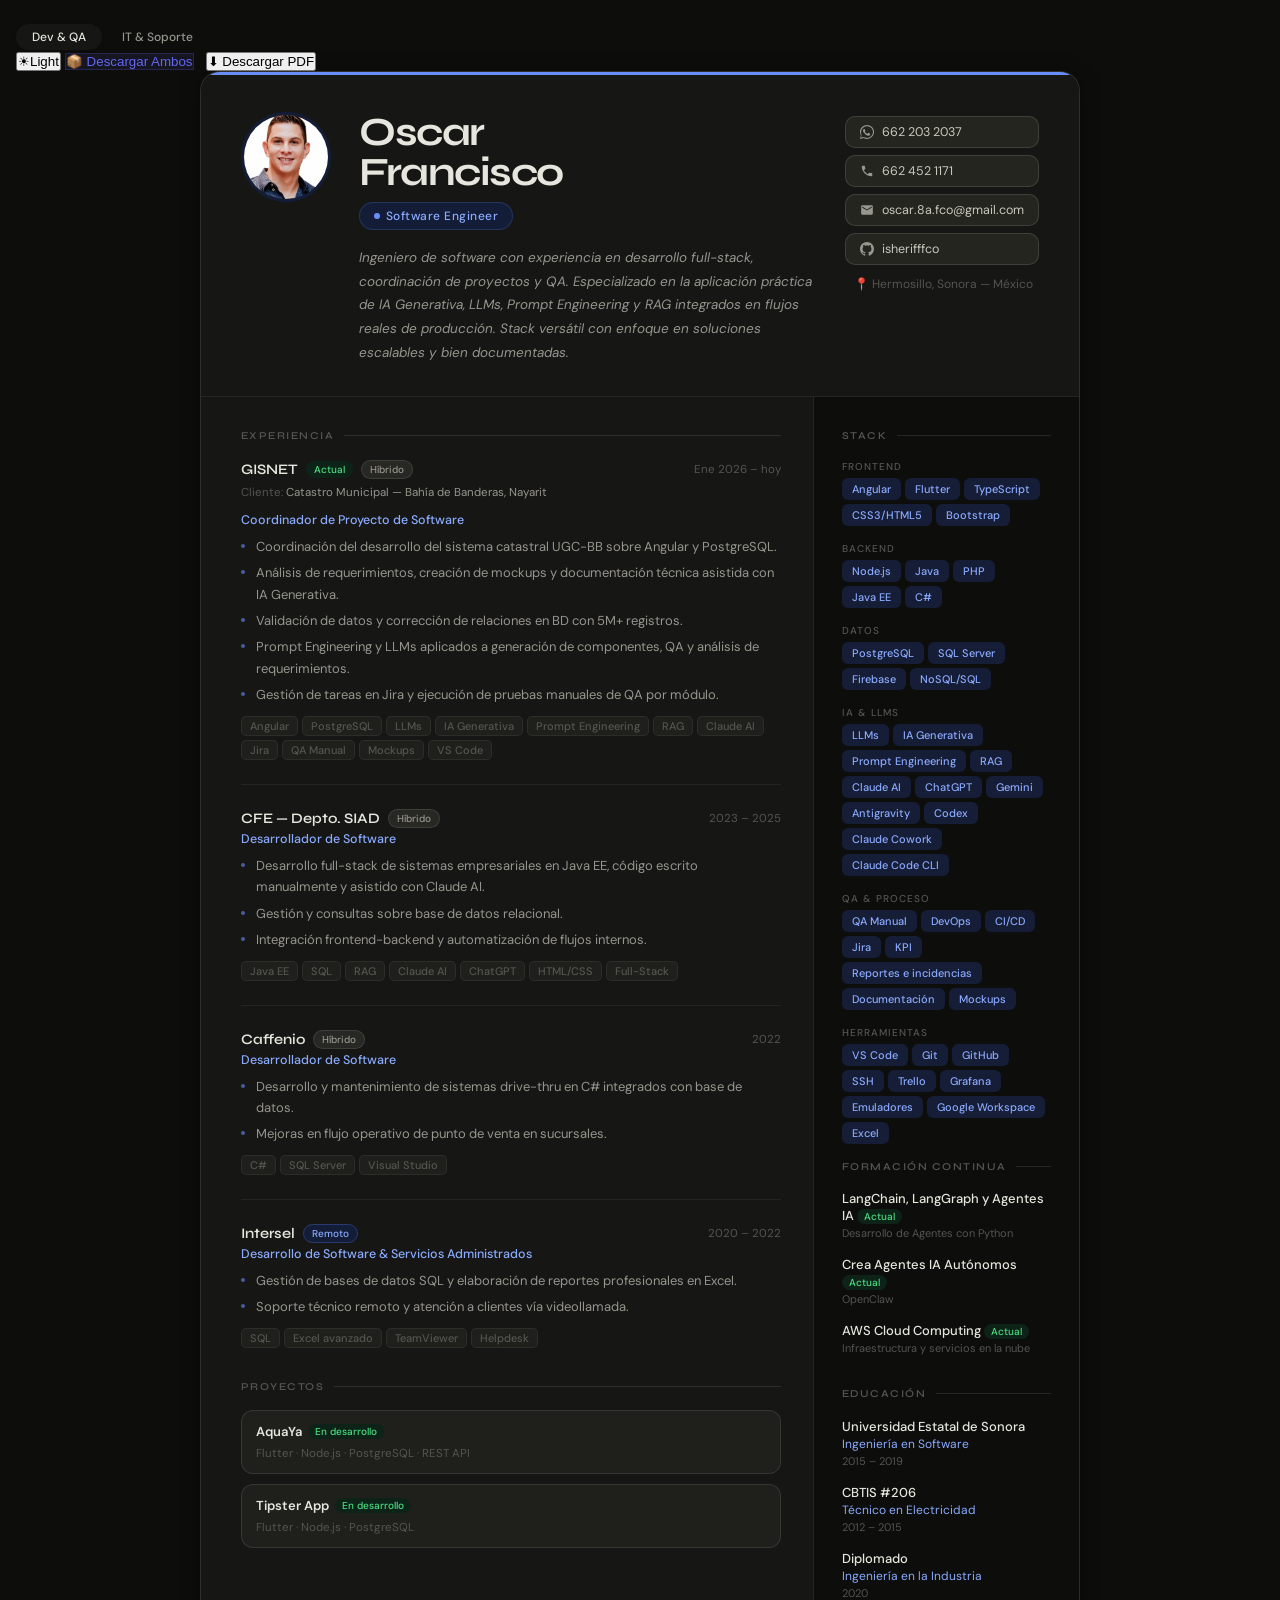
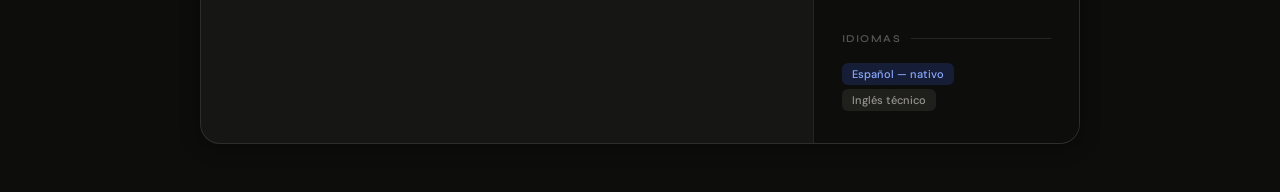
<file: index.html>
<!DOCTYPE html>
<html lang="es">
<head>
  <meta charset="UTF-8">
  <meta name="viewport" content="width=device-width, initial-scale=1.0">
  <meta name="description" content="CV interactivo de Oscar Francisco — Software Engineer & IT Specialist. Experiencia en desarrollo full-stack, QA, IA Generativa y soporte técnico.">
  <title>CV — Oscar Francisco | Software Engineer</title>
  <link rel="preconnect" href="https://fonts.googleapis.com">
  <link rel="preconnect" href="https://fonts.gstatic.com" crossorigin>
  <link href="https://fonts.googleapis.com/css2?family=DM+Sans:ital,wght@0,300;0,400;0,500;1,300&family=Syne:wght@400;600;700&display=swap" rel="stylesheet">
  <link rel="stylesheet" href="oscar_cv.css">
</head>
<body>

<div class="cv-root dark-mode" id="cvRoot">
  <!-- ───── EMAIL MODAL ───── -->
  <div class="modal-overlay" id="emailModal" onclick="closeModal(event)">
    <div class="modal">
      <div class="modal-title">Enviar correo<button class="modal-close" onclick="closeEmailModal()">✕</button></div>
      <div class="modal-field">
        <div class="modal-label">Para</div><input class="modal-input" value="oscar.8a.fco@gmail.com" readonly>
      </div>
      <div class="modal-field">
        <div class="modal-label">Asunto</div><input class="modal-input" id="emailSubject" placeholder="Asunto del correo">
      </div>
      <div class="modal-field">
        <div class="modal-label">Mensaje</div><textarea class="modal-input" id="emailBody" rows="4" placeholder="Escribe tu mensaje…"></textarea>
      </div>
      <div class="modal-actions">
        <button class="modal-btn modal-btn-cancel" onclick="closeEmailModal()">Cancelar</button>
        <button class="modal-btn modal-btn-send" onclick="sendEmail()">Abrir correo</button>
      </div>
    </div>
  </div>

  <!-- ───── TOPBAR ───── -->
  <div class="cv-topbar">
    <div class="cv-mode-switch">
      <button class="mode-btn active" id="btn-dev" onclick="switchMode('dev')">Dev &amp; QA</button>
      <button class="mode-btn" id="btn-it" onclick="switchMode('it')">IT &amp; Soporte</button>
    </div>
    <div class="cv-topbar-right">
      <button class="topbar-btn" onclick="toggleTheme()"><span id="themeIcon">☀</span><span id="themeLabel">Light</span></button>
      <button class="topbar-btn topbar-btn-both" onclick="printBoth()">📦 Descargar Ambos</button>
      <button class="topbar-btn topbar-btn-accent" onclick="printCV()">⬇ Descargar PDF</button>
    </div>
  </div>

  <!-- ───── CARD ───── -->
  <div class="cv-card">

    <!-- HEADER -->
    <div class="cv-header">
      <div class="header-accent-bar"></div>
      <img class="cv-photo" src="[data-uri]" alt="Foto de Oscar Francisco">
      <div class="cv-info">
        <div class="cv-name">Oscar<br>Francisco</div>
        <div class="cv-title-pill">
          <span class="cv-title-dot"></span>
          <span class="cv-title-text" id="cvTitle">Software Engineer</span>
        </div>
        <p class="cv-summary" id="cvSummary">Ingeniero de software con experiencia en desarrollo full-stack, coordinación de proyectos y QA. Especializado en la aplicación práctica de IA Generativa, LLMs, Prompt Engineering y RAG integrados en flujos reales de producción. Stack versátil con enfoque en soluciones escalables y bien documentadas.</p>
      </div>
      <div class="cv-contact">
        <a class="contact-btn" href="https://wa.me/526622032037" target="_blank">
          <svg viewBox="0 0 24 24" width="14" height="14" fill="currentColor"><path d="M12.031 0C5.385 0 .019 5.366.019 12.012c0 2.124.553 4.195 1.605 6.018L.006 24l6.115-1.605a11.97 11.97 0 0 0 5.91 1.564h.005c6.643 0 12.01-5.366 12.01-12.012 0-3.218-1.253-6.244-3.528-8.52A11.978 11.978 0 0 0 12.031 0zm-1.077 21.996h-.004a9.98 9.98 0 0 1-5.093-1.39l-.365-.216-3.784.992.993-3.69-.237-.378A9.972 9.972 0 0 1 1.995 12.01c0-5.548 4.516-10.063 10.063-10.063 2.69 0 5.215 1.047 7.115 2.948 1.902 1.901 2.948 4.426 2.948 7.114 0 5.548-4.515 10.064-10.063 10.064zm5.518-7.535c-.302-.151-1.79-.884-2.067-.986-.277-.101-.479-.151-.68.151-.202.302-.781.986-.957 1.188-.176.202-.352.227-.654.076-1.554-.787-2.67-1.428-3.693-3.18-.236-.403.235-.373.824-1.552.076-.151.038-.277-.019-.378-.057-.101-.68-1.638-.931-2.242-.246-.589-.496-.51-.68-.52h-.58c-.202 0-.529.076-.806.378-.277.302-1.058 1.033-1.058 2.52s1.083 2.921 1.234 3.123c.151.202 2.128 3.25 5.155 4.554.721.31 1.282.495 1.721.633.722.229 1.38.196 1.897.119.58-.087 1.79-.731 2.041-1.437.252-.705.252-1.31.176-1.437-.076-.126-.277-.202-.579-.353z"/></svg>
          662 203 2037
        </a>
        <a class="contact-btn" href="tel:+526624521171">
          <svg viewBox="0 0 24 24" width="14" height="14" fill="currentColor"><path d="M6.62 10.79a15.05 15.05 0 0 0 6.59 6.59l2.2-2.2c.27-.27.67-.36 1.02-.24 1.12.37 2.33.57 3.57.57.55 0 1 .45 1 1V20c0 .55-.45 1-1 1-9.39 0-17-7.61-17-17 0-.55.45-1 1-1h3.5c.55 0 1 .45 1 1 0 1.25.2 2.45.57 3.57.11.35.03.74-.25 1.02l-2.2 2.2z"/></svg>
          662 452 1171
        </a>
        <button class="contact-btn" onclick="openEmailModal()">
          <svg viewBox="0 0 24 24" width="14" height="14" fill="currentColor"><path d="M20 4H4c-1.1 0-1.99.9-1.99 2L2 18c0 1.1.9 2 2 2h16c1.1 0 2-.9 2-2V6c0-1.1-.9-2-2-2zm0 4l-8 5-8-5V6l8 5 8-5v2z"/></svg>
          oscar.8a.fco@gmail.com
        </button>
        <a class="contact-btn" href="https://github.com/isherifffco" target="_blank">
          <svg viewBox="0 0 24 24" width="14" height="14" fill="currentColor"><path d="M12 0C5.37 0 0 5.373 0 12c0 5.302 3.438 9.8 8.205 11.385.6.113.82-.258.82-.577 0-.285-.01-1.04-.015-2.04-3.338.724-4.042-1.61-4.042-1.61C4.422 18.07 3.633 17.7 3.633 17.7c-1.087-.744.084-.729.084-.729 1.205.084 1.838 1.236 1.838 1.236 1.07 1.835 2.809 1.305 3.495.998.108-.776.417-1.305.76-1.605-2.665-.3-5.466-1.332-5.466-5.93 0-1.31.465-2.38 1.235-3.22-.135-.303-.54-1.523.105-3.176 0 0 1.005-.322 3.3 1.23.96-.267 1.98-.399 3-.405 1.02.006 2.04.138 3 .405 2.28-1.552 3.285-1.23 3.285-1.23.645 1.653.24 2.873.12 3.176.765.84 1.23 1.91 1.23 3.22 0 4.61-2.805 5.625-5.475 5.92.42.36.81 1.096.81 2.22 0 1.606-.015 2.896-.015 3.286 0 .315.21.69.825.57C20.565 21.795 24 17.298 24 12c0-6.627-5.373-12-12-12z"/></svg>
          isherifffco
        </a>
        <div class="contact-loc">📍 Hermosillo, Sonora — México</div>
      </div>
    </div>

    <!-- BODY -->
    <div class="cv-body">

      <!-- MAIN -->
      <div class="cv-main">

        <!-- DEV EXPERIENCE -->
        <div id="exp-dev">
          <div class="section">
            <div class="section-title">Experiencia</div>

            <div class="exp-item">
              <div class="exp-header">
                <div class="exp-left">
                  <div class="exp-company">GISNET <span class="exp-badge badge-current">Actual</span><span class="exp-badge badge-hybrid">Híbrido</span></div>
                  <div class="exp-client">Cliente: <span>Catastro Municipal — Bahía de Banderas, Nayarit</span></div>
                </div>
                <span class="exp-date">Ene 2026 – hoy</span>
              </div>
              <div class="exp-role">Coordinador de Proyecto de Software</div>
              <ul class="exp-bullets">
                <li>Coordinación del desarrollo del sistema catastral UGC-BB sobre Angular y PostgreSQL.</li>
                <li>Análisis de requerimientos, creación de mockups y documentación técnica asistida con IA Generativa.</li>
                <li>Validación de datos y corrección de relaciones en BD con 5M+ registros.</li>
                <li>Prompt Engineering y LLMs aplicados a generación de componentes, QA y análisis de requerimientos.</li>
                <li>Gestión de tareas en Jira y ejecución de pruebas manuales de QA por módulo.</li>
              </ul>
              <div class="exp-stack">
                <span class="exp-tag">Angular</span><span class="exp-tag">PostgreSQL</span><span class="exp-tag">LLMs</span>
                <span class="exp-tag">IA Generativa</span><span class="exp-tag">Prompt Engineering</span><span class="exp-tag">RAG</span>
                <span class="exp-tag">Claude AI</span><span class="exp-tag">Jira</span><span class="exp-tag">QA Manual</span>
                <span class="exp-tag">Mockups</span><span class="exp-tag">VS Code</span>
              </div>
            </div>

            <div class="exp-item">
              <div class="exp-header">
                <div class="exp-left"><div class="exp-company">CFE — Depto. SIAD <span class="exp-badge badge-hybrid">Híbrido</span></div></div>
                <span class="exp-date">2023 – 2025</span>
              </div>
              <div class="exp-role">Desarrollador de Software</div>
              <ul class="exp-bullets">
                <li>Desarrollo full-stack de sistemas empresariales en Java EE, código escrito manualmente y asistido con Claude AI.</li>
                <li>Gestión y consultas sobre base de datos relacional.</li>
                <li>Integración frontend-backend y automatización de flujos internos.</li>
              </ul>
              <div class="exp-stack">
                <span class="exp-tag">Java EE</span><span class="exp-tag">SQL</span><span class="exp-tag">RAG</span>
                <span class="exp-tag">Claude AI</span><span class="exp-tag">ChatGPT</span><span class="exp-tag">HTML/CSS</span>
                <span class="exp-tag">Full-Stack</span>
              </div>
            </div>

            <div class="exp-item">
              <div class="exp-header">
                <div class="exp-left"><div class="exp-company">Caffenio <span class="exp-badge badge-hybrid">Híbrido</span></div></div>
                <span class="exp-date">2022</span>
              </div>
              <div class="exp-role">Desarrollador de Software</div>
              <ul class="exp-bullets">
                <li>Desarrollo y mantenimiento de sistemas drive-thru en C# integrados con base de datos.</li>
                <li>Mejoras en flujo operativo de punto de venta en sucursales.</li>
              </ul>
              <div class="exp-stack">
                <span class="exp-tag">C#</span><span class="exp-tag">SQL Server</span><span class="exp-tag">Visual Studio</span>
              </div>
            </div>

            <div class="exp-item">
              <div class="exp-header">
                <div class="exp-left"><div class="exp-company">Intersel <span class="exp-badge badge-remote">Remoto</span></div></div>
                <span class="exp-date">2020 – 2022</span>
              </div>
              <div class="exp-role">Desarrollo de Software &amp; Servicios Administrados</div>
              <ul class="exp-bullets">
                <li>Gestión de bases de datos SQL y elaboración de reportes profesionales en Excel.</li>
                <li>Soporte técnico remoto y atención a clientes vía videollamada.</li>
              </ul>
              <div class="exp-stack">
                <span class="exp-tag">SQL</span><span class="exp-tag">Excel avanzado</span>
                <span class="exp-tag">TeamViewer</span><span class="exp-tag">Helpdesk</span>
              </div>
            </div>
          </div>

          <div id="projects-dev" class="section">
            <div class="section-title">Proyectos</div>
            <div class="project-item">
              <div class="project-name">AquaYa <span class="project-badge">En desarrollo</span></div>
              <div class="project-stack">Flutter · Node.js · PostgreSQL · REST API</div>
            </div>
            <div class="project-item">
              <div class="project-name">Tipster App <span class="project-badge">En desarrollo</span></div>
              <div class="project-stack">Flutter · Node.js · PostgreSQL</div>
            </div>
          </div>
        </div>

        <!-- IT EXPERIENCE -->
        <div id="exp-it" style="display:none">
          <div class="section">
            <div class="section-title">Experiencia IT &amp; Soporte</div>

            <div class="exp-item">
              <div class="exp-header">
                <div class="exp-left"><div class="exp-company">CFE — Depto. de Informática <span class="exp-badge badge-hybrid">Híbrido</span></div></div>
                <span class="exp-date">2023 – 2025</span>
              </div>
              <div class="exp-role">Especialista en Help Desk</div>
              <ul class="exp-bullets">
                <li>Soporte técnico avanzado presencial y remoto (AnyDesk, TeamViewer).</li>
                <li>Administración de infraestructura de red: LAN, inalámbrica, punto a punto, antenas y parabólicas.</li>
                <li>Configuración de telefonía IP, medición de velocidad e interferencia de señal, Starlink.</li>
                <li>Ensamble y mantenimiento de PC Gamer y Workstation. Dominio en Windows Server.</li>
              </ul>
              <div class="exp-stack">
                <span class="exp-tag">AnyDesk</span><span class="exp-tag">TeamViewer</span><span class="exp-tag">Redes LAN</span>
                <span class="exp-tag">Redes inalámbricas</span><span class="exp-tag">Punto a punto</span><span class="exp-tag">Starlink</span>
                <span class="exp-tag">Telefonía IP</span><span class="exp-tag">Windows Server</span>
                <span class="exp-tag">PC Gamer</span><span class="exp-tag">Workstation</span>
              </div>
            </div>

            <div class="exp-item">
              <div class="exp-header">
                <div class="exp-left"><div class="exp-company">Acción Acuícola S.A. de C.V.</div></div>
                <span class="exp-date">2022 – 2023</span>
              </div>
              <div class="exp-role">Encargado de Sistemas — Planta Bahía de Kino</div>
              <ul class="exp-bullets">
                <li>Administración de infraestructura tecnológica en planta procesadora de camarón en entorno industrial costero.</li>
                <li>Integración y calibración de básculas industriales conectadas a red para registro automatizado de peso vía internet.</li>
                <li>Administración de BD SQL y reportes operativos para control de producción y trazabilidad.</li>
                <li>Conectividad mediante enlaces inalámbricos, punto a punto y antenas en zona remota.</li>
              </ul>
              <div class="exp-stack">
                <span class="exp-tag">Redes industriales</span><span class="exp-tag">Básculas en red</span>
                <span class="exp-tag">Integración IoT</span><span class="exp-tag">Punto a punto</span>
                <span class="exp-tag">Antenas</span><span class="exp-tag">SQL</span><span class="exp-tag">Excel avanzado</span>
              </div>
            </div>

            <div class="exp-item">
              <div class="exp-header">
                <div class="exp-left"><div class="exp-company">Secretaría de Educación y Cultura</div></div>
                <span class="exp-date">2020 – 2023</span>
              </div>
              <div class="exp-role">Docente de Informática y Matemáticas</div>
              <ul class="exp-bullets">
                <li>Docente de Informática — Secundaria Técnica #60 (2020–2021).</li>
                <li>Docente de Matemáticas — Secundaria General #11 (2022–2023).</li>
              </ul>
              <div class="exp-stack">
                <span class="exp-tag">Microsoft Office</span><span class="exp-tag">Google Workspace</span>
              </div>
            </div>

            <div class="exp-item">
              <div class="exp-header">
                <div class="exp-left"><div class="exp-company">Intersel <span class="exp-badge badge-remote">Remoto</span></div></div>
                <span class="exp-date">2020 – 2022</span>
              </div>
              <div class="exp-role">Servicios Administrados</div>
              <ul class="exp-bullets">
                <li>Helpdesk, videollamadas de asistencia técnica y reportes profesionales en Excel.</li>
              </ul>
              <div class="exp-stack">
                <span class="exp-tag">Helpdesk remoto</span><span class="exp-tag">TeamViewer</span>
                <span class="exp-tag">SQL</span><span class="exp-tag">Excel avanzado</span>
              </div>
            </div>
          </div>

          <div id="projects-it" class="section">
            <div class="section-title">Certificaciones</div>
            <div class="cert-item"><div class="cert-name">Certificaciones DELL — Client Foundation 2019, Q2 Assessment 2019, EMC Service Basics 2017, Dell 2000 Cliente 2018</div></div>
            <div class="cert-item"><div class="cert-name">Certificaciones EPSON — Introducción a Escáneres · Tintas y Medios · Modelos L210, L220, L575</div></div>
            <div class="cert-item"><div class="cert-name">Diplomado: Desarrollo de competencias para el Ingeniero en la Industria</div></div>
          </div>
        </div>

      </div><!-- /cv-main -->

      <!-- SIDEBAR -->
      <div class="cv-sidebar">

        <!-- DEV SKILLS -->
        <div id="skills-dev">
          <div class="section">
            <div class="section-title">Stack</div>
            <div class="tags-group"><div class="tags-label">Frontend</div>
              <div class="tags"><span class="tag">Angular</span><span class="tag">Flutter</span><span class="tag">TypeScript</span><span class="tag">CSS3/HTML5</span><span class="tag">Bootstrap</span></div>
            </div>
            <div class="tags-group"><div class="tags-label">Backend</div>
              <div class="tags"><span class="tag">Node.js</span><span class="tag">Java</span><span class="tag">PHP</span><span class="tag">Java EE</span><span class="tag">C#</span></div>
            </div>
            <div class="tags-group"><div class="tags-label">Datos</div>
              <div class="tags"><span class="tag">PostgreSQL</span><span class="tag">SQL Server</span><span class="tag">Firebase</span><span class="tag">NoSQL/SQL</span></div>
            </div>
            <div class="tags-group"><div class="tags-label">IA &amp; LLMs</div>
              <div class="tags">
                <span class="tag">LLMs</span><span class="tag">IA Generativa</span><span class="tag">Prompt Engineering</span>
                <span class="tag">RAG</span><span class="tag">Claude AI</span><span class="tag">ChatGPT</span>
                <span class="tag">Gemini</span><span class="tag">Antigravity</span><span class="tag">Codex</span>
                <span class="tag">Claude Cowork</span><span class="tag">Claude Code CLI</span>
              </div>
            </div>
            <div class="tags-group"><div class="tags-label">QA &amp; Proceso</div>
              <div class="tags">
                <span class="tag">QA Manual</span><span class="tag">DevOps</span><span class="tag">CI/CD</span><span class="tag">Jira</span><span class="tag">KPI</span>
                <span class="tag">Reportes e incidencias</span><span class="tag">Documentación</span><span class="tag">Mockups</span>
              </div>
            </div>
            <div class="tags-group"><div class="tags-label">Herramientas</div>
              <div class="tags">
                <span class="tag">VS Code</span><span class="tag">Git</span><span class="tag">GitHub</span><span class="tag">SSH</span><span class="tag">Trello</span>
                <span class="tag">Grafana</span><span class="tag">Emuladores</span><span class="tag">Google Workspace</span><span class="tag">Excel</span>
              </div>
            </div>
          </div>
        </div>

        <!-- IT SKILLS -->
        <div id="skills-it" style="display:none">
          <div class="section">
            <div class="section-title">Skills IT</div>
            <div class="tags-group"><div class="tags-label">Soporte técnico</div>
              <div class="tags"><span class="tag">Hardware avanzado</span><span class="tag">Mant. preventivo</span><span class="tag">Mant. correctivo</span><span class="tag">Diagnóstico</span><span class="tag">Clonación de discos</span><span class="tag">Respaldos</span><span class="tag">Cotizaciones</span></div>
            </div>
            <div class="tags-group"><div class="tags-label">Sistemas operativos</div>
              <div class="tags"><span class="tag">Windows</span><span class="tag">Dominio Windows</span><span class="tag">Windows Server</span></div>
            </div>
            <div class="tags-group"><div class="tags-label">Redes &amp; Conectividad</div>
              <div class="tags"><span class="tag">Redes LAN</span><span class="tag">Redes inalámbricas</span><span class="tag">Punto a punto</span><span class="tag">Antenas</span><span class="tag">Parabólicas</span><span class="tag">Telefonía IP</span><span class="tag">Starlink</span><span class="tag">VPN</span><span class="tag">Cableado estructurado</span></div>
            </div>
            <div class="tags-group"><div class="tags-label">Hardware</div>
              <div class="tags"><span class="tag">Ensamble PC</span><span class="tag">PC Gamer</span><span class="tag">Workstation</span><span class="tag">Electrónica básica</span></div>
            </div>
            <div class="tags-group"><div class="tags-label">Integración industrial</div>
              <div class="tags"><span class="tag">Básculas en red</span><span class="tag">Integración IoT</span><span class="tag">Redes industriales</span></div>
            </div>
            <div class="tags-group"><div class="tags-label">Impresoras</div>
              <div class="tags"><span class="tag">Reparación intermedia</span><span class="tag">Cabezales</span><span class="tag">Tarjetas lógicas</span><span class="tag">Config. en red</span></div>
            </div>
            <div class="tags-group"><div class="tags-label">Celulares</div>
              <div class="tags"><span class="tag">Reparación básica</span><span class="tag">Reemplazo display</span><span class="tag">Flasheo ROM</span><span class="tag">Liberación</span></div>
            </div>
            <div class="tags-group"><div class="tags-label">Acceso remoto</div>
              <div class="tags"><span class="tag">AnyDesk</span><span class="tag">TeamViewer</span><span class="tag">Escritorio remoto</span></div>
            </div>
            <div class="tags-group"><div class="tags-label">Multimedia</div>
              <div class="tags"><span class="tag">Photoshop</span><span class="tag">Edición de video</span><span class="tag">Google Ads</span><span class="tag">Facebook Ads</span></div>
            </div>
          </div>
        </div>

        <!-- CONTINUOUS LEARNING (shared) -->
        <div class="section">
          <div class="section-title">Formación Continua</div>
          <div class="edu-item">
            <div class="edu-school">LangChain, LangGraph y Agentes IA <span class="project-badge">Actual</span></div>
            <div class="edu-date">Desarrollo de Agentes con Python</div>
          </div>
          <div class="edu-item">
            <div class="edu-school">Crea Agentes IA Autónomos <span class="project-badge">Actual</span></div>
            <div class="edu-date">OpenClaw</div>
          </div>
          <div class="edu-item">
            <div class="edu-school">AWS Cloud Computing <span class="project-badge">Actual</span></div>
            <div class="edu-date">Infraestructura y servicios en la nube</div>
          </div>
        </div>

        <!-- EDUCATION (shared) -->
        <div class="section">
          <div class="section-title">Educación</div>
          <div class="edu-item">
            <div class="edu-school">Universidad Estatal de Sonora</div>
            <div class="edu-deg">Ingeniería en Software</div>
            <div class="edu-date">2015 – 2019</div>
          </div>
          <div class="edu-item">
            <div class="edu-school">CBTIS #206</div>
            <div class="edu-deg">Técnico en Electricidad</div>
            <div class="edu-date">2012 – 2015</div>
          </div>
          <div class="edu-item">
            <div class="edu-school">Diplomado</div>
            <div class="edu-deg">Ingeniería en la Industria</div>
            <div class="edu-date">2020</div>
          </div>
        </div>

        <!-- LANGUAGES (shared) -->
        <div class="section">
          <div class="section-title">Idiomas</div>
          <div class="tags"><span class="tag">Español — nativo</span><span class="tag tag-neutral">Inglés técnico</span></div>
        </div>

      </div><!-- /cv-sidebar -->

    </div><!-- /cv-body -->
  </div><!-- /cv-card -->
</div><!-- /cv-root -->

<script src="oscar_cv.js"></script>

</body>
</html>
</file>
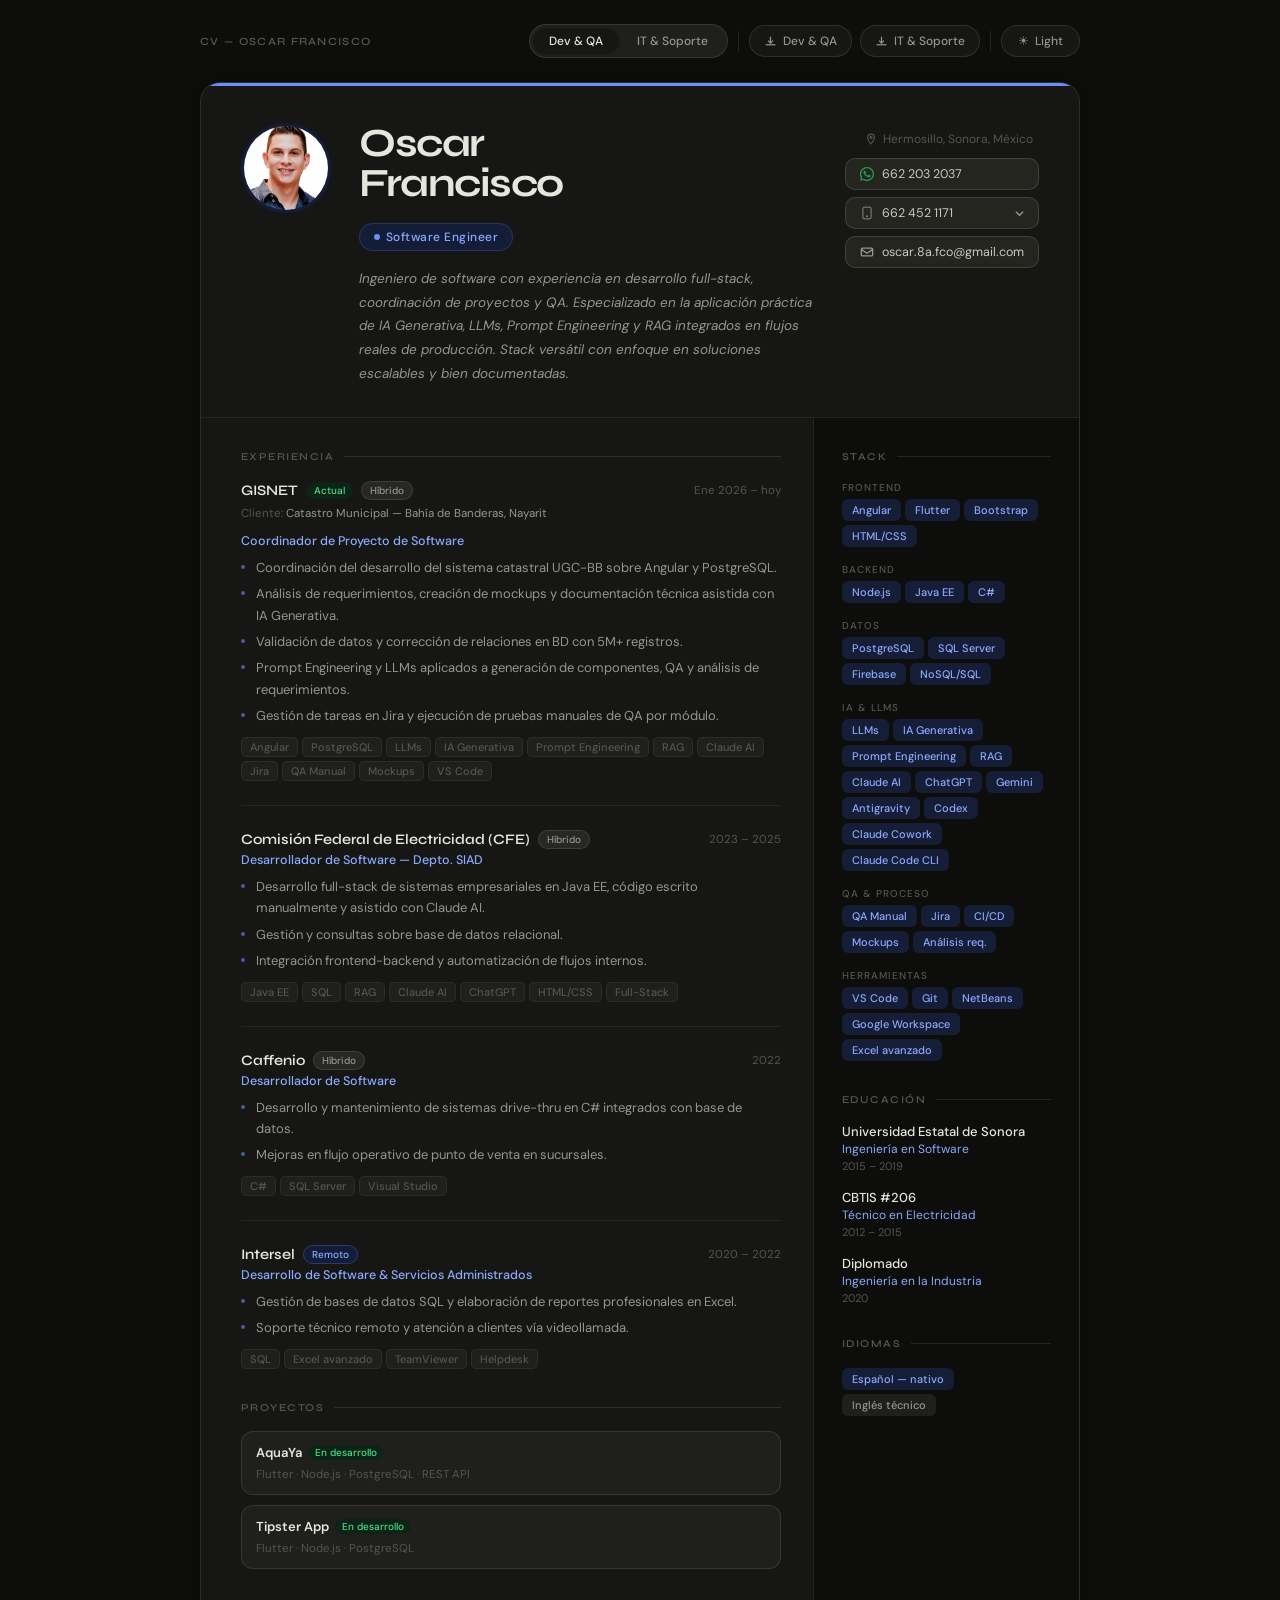
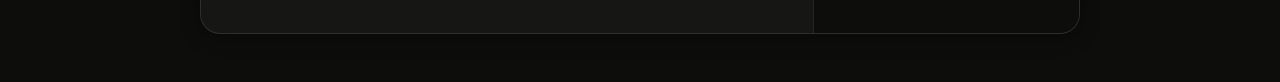
<file: oscar_francisco_cv_v14_2.html>
<style>
  @import url('https://fonts.googleapis.com/css2?family=DM+Sans:ital,wght@0,300;0,400;0,500;1,300&family=Syne:wght@400;600;700&display=swap');

  :root {
    --bg: #f5f4f0;
    --bg2: #ffffff;
    --bg3: #eeece7;
    --bg4: #e8e5de;
    --text: #141412;
    --text2: #55544e;
    --text3: #999890;
    --accent: #1e4fd8;
    --accent-light: #eef2ff;
    --accent-text: #1e4fd8;
    --border: rgba(0, 0, 0, 0.07);
    --border2: rgba(0, 0, 0, 0.12);
    --tag-bg: #eef1ff;
    --tag-text: #1e4fd8;
    --green-bg: #eaf4ee;
    --green-text: #1a7a34;
    --btn-bg: #f0ede8;
    --btn-text: #55544e;
    --btn-border: rgba(0, 0, 0, 0.14);
    --name-font: 'Syne', sans-serif;
    --body-font: 'DM Sans', sans-serif;
  }

  .dark-mode {
    --bg: #0d0d0b;
    --bg2: #161614;
    --bg3: #1f1f1c;
    --bg4: #272723;
    --text: #e6e6de;
    --text2: #96958d;
    --text3: #545450;
    --accent: #6a8ef8;
    --accent-light: #141d38;
    --accent-text: #8aaafe;
    --border: rgba(255, 255, 255, 0.06);
    --border2: rgba(255, 255, 255, 0.1);
    --tag-bg: #161d36;
    --tag-text: #8aaafe;
    --green-bg: #0d2318;
    --green-text: #4ade80;
    --btn-bg: #252520;
    --btn-text: #c8c8be;
    --btn-border: rgba(255, 255, 255, 0.12);
  }

  * {
    box-sizing: border-box;
    margin: 0;
    padding: 0;
  }

  .cv-root {
    font-family: var(--body-font);
    background: var(--bg);
    color: var(--text);
    transition: background .3s, color .3s;
    padding: 1.5rem 1rem 3rem;
    min-height: 100vh;
  }

  .topbar {
    display: flex;
    justify-content: space-between;
    align-items: center;
    max-width: 880px;
    margin: 0 auto 1.5rem;
    gap: 12px;
    flex-wrap: wrap;
  }

  .topbar-left {
    font-family: var(--name-font);
    font-size: 11px;
    font-weight: 600;
    letter-spacing: .12em;
    text-transform: uppercase;
    color: var(--text3);
  }

  .topbar-right {
    display: flex;
    gap: 8px;
    align-items: center;
    flex-wrap: wrap;
  }

  .mode-switch {
    display: flex;
    background: var(--bg3);
    border: 1px solid var(--border2);
    border-radius: 999px;
    padding: 3px;
    gap: 2px;
  }

  .mode-btn {
    font-family: var(--body-font);
    font-size: 12px;
    font-weight: 500;
    padding: 5px 16px;
    border-radius: 999px;
    border: none;
    background: transparent;
    color: var(--text2);
    cursor: pointer;
    transition: all .2s;
  }

  .mode-btn.active {
    background: var(--bg2);
    color: var(--text);
    box-shadow: 0 1px 3px rgba(0, 0, 0, .1);
  }

  .theme-toggle {
    font-family: var(--body-font);
    font-size: 12px;
    font-weight: 500;
    padding: 7px 16px;
    border-radius: 999px;
    border: 1px solid var(--border2);
    background: var(--bg2);
    color: var(--text2);
    cursor: pointer;
    transition: all .2s;
    display: flex;
    align-items: center;
    gap: 6px;
  }

  .theme-toggle:hover {
    color: var(--text);
    border-color: var(--accent);
  }

  .dl-btn {
    font-family: var(--body-font);
    font-size: 12px;
    font-weight: 500;
    padding: 7px 14px;
    border-radius: 999px;
    border: 1px solid var(--border2);
    background: var(--bg2);
    color: var(--text2);
    cursor: pointer;
    transition: all .2s;
    display: flex;
    align-items: center;
    gap: 6px;
  }

  .dl-btn:hover {
    background: var(--accent-light);
    color: var(--accent-text);
    border-color: var(--accent);
  }

  .dl-btn svg {
    width: 13px;
    height: 13px;
    flex-shrink: 0;
  }

  .dl-sep {
    width: 1px;
    height: 20px;
    background: var(--border2);
    margin: 0 2px;
  }

  .cv-card {
    background: var(--bg2);
    border: 1px solid var(--border2);
    border-radius: 20px;
    max-width: 880px;
    margin: 0 auto;
    overflow: hidden;
    box-shadow: 0 2px 20px rgba(0, 0, 0, .06);
  }

  .dark-mode .cv-card {
    box-shadow: 0 2px 20px rgba(0, 0, 0, .4);
  }

  .cv-header {
    display: grid;
    grid-template-columns: auto 1fr auto;
    gap: 1.75rem;
    padding: 2.5rem 2.5rem 2rem;
    background: var(--bg2);
    border-bottom: 1px solid var(--border);
    position: relative;
  }

  .header-accent-bar {
    position: absolute;
    top: 0;
    left: 0;
    right: 0;
    height: 3px;
    background: var(--accent);
    border-radius: 20px 20px 0 0;
  }

  .cv-photo {
    width: 90px;
    height: 90px;
    border-radius: 50%;
    object-fit: cover;
    border: 3px solid var(--accent-light);
    flex-shrink: 0;
    display: block;
  }

  .cv-name {
    font-family: var(--name-font);
    font-size: 40px;
    font-weight: 700;
    line-height: 1.0;
    color: var(--text);
    letter-spacing: -1.5px;
  }

  .cv-title-pill {
    display: inline-flex;
    align-items: center;
    gap: 6px;
    margin-top: 10px;
    padding: 5px 14px;
    border-radius: 999px;
    background: var(--accent-light);
    border: 1px solid rgba(30, 79, 216, .15);
  }

  .dark-mode .cv-title-pill {
    border-color: rgba(106, 142, 248, .2);
  }

  .cv-title-dot {
    width: 6px;
    height: 6px;
    border-radius: 50%;
    background: var(--accent);
  }

  .cv-title-text {
    font-size: 12px;
    font-weight: 500;
    color: var(--accent-text);
    letter-spacing: .04em;
  }

  .cv-summary {
    font-size: 13.5px;
    line-height: 1.75;
    color: var(--text2);
    margin-top: 1rem;
    max-width: 460px;
    font-style: italic;
  }

  .cv-contact {
    display: flex;
    flex-direction: column;
    gap: 7px;
    align-items: flex-end;
    padding-top: 4px;
  }

  .contact-btn {
    display: inline-flex;
    align-items: center;
    gap: 8px;
    padding: 7px 14px;
    border-radius: 10px;
    border: 1px solid var(--btn-border);
    background: var(--btn-bg);
    color: var(--btn-text);
    font-family: var(--body-font);
    font-size: 12.5px;
    font-weight: 400;
    text-decoration: none;
    cursor: pointer;
    transition: all .18s;
    white-space: nowrap;
    width: 100%;
  }

  .contact-btn:hover {
    background: var(--accent-light);
    color: var(--accent-text);
    border-color: var(--accent);
    transform: translateX(-2px);
  }

  .contact-btn.whatsapp:hover {
    background: #e7f8ee;
    color: #136b31;
    border-color: #25d366;
  }

  .dark-mode .contact-btn.whatsapp:hover {
    background: #0d2318;
    color: #4ade80;
    border-color: #25d366;
  }

  .contact-btn svg {
    width: 14px;
    height: 14px;
    flex-shrink: 0;
    opacity: .7;
  }

  .contact-btn:hover svg {
    opacity: 1;
  }

  .contact-loc {
    display: flex;
    align-items: center;
    gap: 6px;
    font-size: 12px;
    color: var(--text3);
    padding: 4px 6px;
  }

  .cv-body {
    display: grid;
    grid-template-columns: 1fr 265px;
  }

  .cv-main {
    padding: 2rem 2rem 2rem 2.5rem;
    border-right: 1px solid var(--border);
  }

  .cv-sidebar {
    padding: 2rem 1.75rem;
    background: var(--bg);
    transition: background .3s;
  }

  .section {
    margin-bottom: 2rem;
  }

  .section:last-child {
    margin-bottom: 0;
  }

  .section-title {
    font-family: var(--name-font);
    font-size: 10.5px;
    font-weight: 600;
    letter-spacing: .14em;
    text-transform: uppercase;
    color: var(--text3);
    margin-bottom: 1.1rem;
    display: flex;
    align-items: center;
    gap: 10px;
  }

  .section-title::after {
    content: '';
    flex: 1;
    height: 1px;
    background: var(--border2);
  }

  .exp-item {
    margin-bottom: 1.5rem;
    padding-bottom: 1.5rem;
    border-bottom: 1px solid var(--border);
  }

  .exp-item:last-child {
    border-bottom: none;
    margin-bottom: 0;
    padding-bottom: 0;
  }

  .exp-header {
    display: flex;
    justify-content: space-between;
    align-items: flex-start;
    gap: 1rem;
    margin-bottom: 3px;
  }

  .exp-left {
    flex: 1;
  }

  .exp-company {
    font-family: var(--name-font);
    font-size: 14.5px;
    font-weight: 600;
    color: var(--text);
    display: flex;
    align-items: center;
    gap: 8px;
    flex-wrap: wrap;
  }

  .exp-badge {
    font-size: 10px;
    padding: 2px 8px;
    border-radius: 999px;
    font-weight: 500;
    font-family: var(--body-font);
  }

  .badge-current {
    background: var(--green-bg);
    color: var(--green-text);
  }

  .badge-hybrid {
    background: var(--bg4);
    color: var(--text2);
    border: 1px solid var(--border2);
  }

  .badge-remote {
    background: #f0f4ff;
    color: #3b5bdb;
    border: 1px solid #c5d3ff;
  }

  .dark-mode .badge-remote {
    background: #141d38;
    color: #8aaafe;
    border-color: #2a3a70;
  }

  .exp-date {
    font-size: 11.5px;
    color: var(--text3);
    white-space: nowrap;
    flex-shrink: 0;
    padding-top: 2px;
  }

  .exp-role {
    font-size: 12.5px;
    color: var(--accent-text);
    font-weight: 500;
    margin-bottom: 8px;
    margin-top: 2px;
  }

  .exp-client {
    font-size: 11.5px;
    color: var(--text3);
    margin-top: 6px;
    margin-bottom: 9px;
  }

  .exp-client span {
    color: var(--text2);
  }

  .exp-bullets {
    list-style: none;
    padding: 0;
    display: flex;
    flex-direction: column;
    gap: 5px;
  }

  .exp-bullets li {
    font-size: 13px;
    color: var(--text2);
    line-height: 1.65;
    padding-left: 15px;
    position: relative;
  }

  .exp-bullets li::before {
    content: '';
    position: absolute;
    left: 0;
    top: 8px;
    width: 4px;
    height: 4px;
    border-radius: 50%;
    background: var(--accent);
    opacity: .6;
  }

  .rag-note {
    font-size: 11px;
    color: var(--accent-text);
    background: var(--accent-light);
    padding: 1px 7px;
    border-radius: 5px;
    margin-left: 4px;
    font-weight: 500;
    opacity: .85;
  }

  .dark-mode .rag-note {
    opacity: .7;
  }

  .exp-stack {
    display: flex;
    flex-wrap: wrap;
    gap: 4px;
    margin-top: 10px;
  }

  .exp-tag {
    font-size: 11px;
    padding: 2px 8px;
    border-radius: 5px;
    background: var(--bg3);
    color: var(--text3);
    border: 1px solid var(--border);
    font-weight: 500;
  }

  .tags-group {
    margin-bottom: 1rem;
  }

  .tags-label {
    font-size: 10px;
    font-weight: 500;
    color: var(--text3);
    text-transform: uppercase;
    letter-spacing: .1em;
    margin-bottom: 5px;
  }

  .tags {
    display: flex;
    flex-wrap: wrap;
    gap: 4px;
  }

  .tag {
    font-size: 11px;
    padding: 3px 9px;
    border-radius: 6px;
    background: var(--tag-bg);
    color: var(--tag-text);
    font-weight: 500;
    border: 1px solid transparent;
    transition: all .15s;
  }

  .tag:hover {
    border-color: var(--accent);
  }

  .tag-neutral {
    background: var(--bg3);
    color: var(--text2);
  }

  .edu-item {
    margin-bottom: 1rem;
  }

  .edu-item:last-child {
    margin-bottom: 0;
  }

  .edu-school {
    font-size: 13px;
    font-weight: 500;
    color: var(--text);
  }

  .edu-deg {
    font-size: 12px;
    color: var(--accent-text);
    margin-top: 1px;
  }

  .edu-date {
    font-size: 11px;
    color: var(--text3);
    margin-top: 2px;
  }

  .project-item {
    padding: 12px 14px;
    border-radius: 12px;
    border: 1px solid var(--border2);
    background: var(--bg2);
    margin-bottom: 10px;
    transition: border-color .2s;
  }

  .dark-mode .project-item {
    background: var(--bg3);
  }

  .project-item:last-child {
    margin-bottom: 0;
  }

  .project-item:hover {
    border-color: var(--accent);
  }

  .project-name {
    font-size: 13px;
    font-weight: 600;
    color: var(--text);
    display: flex;
    align-items: center;
    gap: 6px;
    margin-bottom: 6px;
  }

  .project-badge {
    font-size: 10px;
    padding: 1px 7px;
    border-radius: 999px;
    background: var(--green-bg);
    color: var(--green-text);
    font-weight: 500;
  }

  .project-stack {
    font-size: 11.5px;
    color: var(--text3);
  }

  .cert-item {
    margin-bottom: 8px;
  }

  .cert-name {
    font-size: 12px;
    color: var(--text2);
    line-height: 1.55;
  }

  .cert-issuer {
    font-size: 11px;
    color: var(--text3);
    margin-top: 1px;
  }

  .modal-overlay {
    position: fixed;
    inset: 0;
    background: rgba(0, 0, 0, .45);
    display: flex;
    align-items: center;
    justify-content: center;
    z-index: 999;
    opacity: 0;
    pointer-events: none;
    transition: opacity .2s;
  }

  .modal-overlay.open {
    opacity: 1;
    pointer-events: all;
  }

  .modal {
    background: var(--bg2);
    border: 1px solid var(--border2);
    border-radius: 16px;
    padding: 1.75rem;
    width: 100%;
    max-width: 420px;
    box-shadow: 0 8px 40px rgba(0, 0, 0, .15);
  }

  .dark-mode .modal {
    box-shadow: 0 8px 40px rgba(0, 0, 0, .5);
  }

  .modal-title {
    font-family: var(--name-font);
    font-size: 15px;
    font-weight: 600;
    color: var(--text);
    margin-bottom: 1rem;
    display: flex;
    justify-content: space-between;
    align-items: center;
  }

  .modal-close {
    background: none;
    border: none;
    cursor: pointer;
    color: var(--text3);
    font-size: 18px;
    padding: 2px 6px;
    border-radius: 6px;
  }

  .modal-close:hover {
    background: var(--bg3);
  }

  .modal-field {
    margin-bottom: 12px;
  }

  .modal-label {
    font-size: 11px;
    font-weight: 500;
    color: var(--text3);
    text-transform: uppercase;
    letter-spacing: .08em;
    margin-bottom: 4px;
  }

  .modal-input,
  .modal-textarea {
    width: 100%;
    padding: 8px 12px;
    border-radius: 8px;
    border: 1px solid var(--border2);
    background: var(--bg3);
    color: var(--text);
    font-family: var(--body-font);
    font-size: 13px;
    outline: none;
    transition: border-color .15s;
  }

  .modal-input:focus,
  .modal-textarea:focus {
    border-color: var(--accent);
  }

  .modal-textarea {
    resize: vertical;
    min-height: 90px;
    line-height: 1.6;
  }

  .modal-actions {
    display: flex;
    gap: 8px;
    justify-content: flex-end;
    margin-top: 1rem;
  }

  .btn-cancel {
    font-family: var(--body-font);
    font-size: 12.5px;
    padding: 7px 16px;
    border-radius: 8px;
    border: 1px solid var(--border2);
    background: transparent;
    color: var(--text2);
    cursor: pointer;
  }

  .btn-cancel:hover {
    background: var(--bg3);
  }

  .btn-send {
    font-family: var(--body-font);
    font-size: 12.5px;
    padding: 7px 18px;
    border-radius: 8px;
    border: none;
    background: var(--accent);
    color: #fff;
    cursor: pointer;
    font-weight: 500;
  }

  .btn-send:hover {
    opacity: .88;
  }

  .contact-dropdown {
    position: relative;
    width: 100%;
  }

  .dropdown-menu {
    position: absolute;
    right: 0;
    top: calc(100% + 6px);
    background: var(--bg2);
    border: 1px solid var(--border2);
    border-radius: 10px;
    overflow: hidden;
    box-shadow: 0 4px 16px rgba(0, 0, 0, .1);
    z-index: 100;
    min-width: 180px;
    display: none;
  }

  .dark-mode .dropdown-menu {
    box-shadow: 0 4px 16px rgba(0, 0, 0, .4);
  }

  .dropdown-menu.open {
    display: block;
  }

  .dropdown-item {
    display: flex;
    align-items: center;
    gap: 8px;
    padding: 9px 14px;
    font-size: 12.5px;
    color: var(--text2);
    text-decoration: none;
    transition: background .15s;
    font-family: var(--body-font);
  }

  .dropdown-item:hover {
    background: var(--bg3);
    color: var(--text);
  }

  .dropdown-item svg {
    width: 14px;
    height: 14px;
    flex-shrink: 0;
  }
</style>

<div class="cv-root dark-mode" id="cvRoot">
  <div class="modal-overlay" id="emailModal" onclick="closeModal(event)">
    <div class="modal">
      <div class="modal-title">Enviar correo<button class="modal-close" onclick="closeEmailModal()">✕</button></div>
      <div class="modal-field">
        <div class="modal-label">Para</div><input class="modal-input" value="oscar.8a.fco@gmail.com" readonly>
      </div>
      <div class="modal-field">
        <div class="modal-label">Asunto</div><input class="modal-input" id="emailSubject"
          placeholder="Asunto del correo">
      </div>
      <div class="modal-field">
        <div class="modal-label">Mensaje</div><textarea class="modal-textarea" id="emailBody"
          placeholder="Escribe tu mensaje..."></textarea>
      </div>
      <div class="modal-actions"><button class="btn-cancel" onclick="closeEmailModal()">Cancelar</button><button
          class="btn-send" onclick="sendEmail()">Abrir en correo</button></div>
    </div>
  </div>

  <div class="topbar">
    <div class="topbar-left">CV — Oscar Francisco</div>
    <div class="topbar-right">
      <div class="mode-switch">
        <button class="mode-btn active" onclick="switchMode('dev')" id="btn-dev">Dev &amp; QA</button>
        <button class="mode-btn" onclick="switchMode('it')" id="btn-it">IT &amp; Soporte</button>
      </div>
      <div class="dl-sep"></div>
      <button class="dl-btn" onclick="downloadCV('dev')">
        <svg viewBox="0 0 16 16" fill="none" stroke="currentColor" stroke-width="1.5">
          <path d="M8 2v8M5 7l3 3 3-3" />
          <path d="M2 12h12" />
        </svg>
        Dev &amp; QA
      </button>
      <button class="dl-btn" onclick="downloadCV('it')">
        <svg viewBox="0 0 16 16" fill="none" stroke="currentColor" stroke-width="1.5">
          <path d="M8 2v8M5 7l3 3 3-3" />
          <path d="M2 12h12" />
        </svg>
        IT &amp; Soporte
      </button>
      <div class="dl-sep"></div>
      <button class="theme-toggle" onclick="toggleTheme()"><span id="themeIcon">☀</span><span
          id="themeLabel">Light</span></button>
    </div>
  </div>

  <div class="cv-card">
    <div class="cv-header">
      <div class="header-accent-bar"></div>
      <img
        src="[data-uri]"
        class="cv-photo" alt="Oscar Francisco">
      <div>
        <div class="cv-name">Oscar<br>Francisco</div>
        <div style="margin-top:10px;">
          <div class="cv-title-pill"><span class="cv-title-dot"></span><span class="cv-title-text" id="cvTitle">Software
              Engineer</span></div>
        </div>
        <div class="cv-summary" id="cvSummary">Ingeniero de software con experiencia en desarrollo full-stack,
          coordinación de proyectos y QA. Especializado en la aplicación práctica de IA Generativa, LLMs, Prompt
          Engineering y RAG integrados en flujos reales de producción. Stack versátil con enfoque en soluciones
          escalables y bien documentadas.</div>
      </div>
      <div class="cv-contact">
        <div class="contact-loc">
          <svg viewBox="0 0 16 16" fill="none" stroke="currentColor" stroke-width="1.5" width="12" height="12">
            <path d="M8 1.5C5.5 1.5 3.5 3.5 3.5 6c0 3.5 4.5 8.5 4.5 8.5s4.5-5 4.5-8.5c0-2.5-2-4.5-4.5-4.5z" />
            <circle cx="8" cy="6" r="1.5" />
          </svg>
          Hermosillo, Sonora, México
        </div>
        <a class="contact-btn whatsapp" href="https://wa.me/526622032037" target="_blank">
          <svg viewBox="0 0 24 24" fill="currentColor" style="color:#25d366;">
            <path
              d="M17.472 14.382c-.297-.149-1.758-.867-2.03-.967-.273-.099-.471-.148-.67.15-.197.297-.767.966-.94 1.164-.173.199-.347.223-.644.075-.297-.15-1.255-.463-2.39-1.475-.883-.788-1.48-1.761-1.653-2.059-.173-.297-.018-.458.13-.606.134-.133.298-.347.446-.52.149-.174.198-.298.298-.497.099-.198.05-.371-.025-.52-.075-.149-.669-1.612-.916-2.207-.242-.579-.487-.5-.669-.51-.173-.008-.371-.01-.57-.01-.198 0-.52.074-.792.372-.272.297-1.04 1.016-1.04 2.479 0 1.462 1.065 2.875 1.213 3.074.149.198 2.096 3.2 5.077 4.487.709.306 1.262.489 1.694.625.712.227 1.36.195 1.871.118.571-.085 1.758-.719 2.006-1.413.248-.694.248-1.289.173-1.413-.074-.124-.272-.198-.57-.347z" />
            <path
              d="M12 0C5.373 0 0 5.373 0 12c0 2.107.549 4.09 1.508 5.813L.057 23.1c-.073.266.169.508.435.435l5.318-1.446A11.948 11.948 0 0012 24c6.627 0 12-5.373 12-12S18.627 0 12 0zm0 21.818a9.807 9.807 0 01-5.032-1.384l-.36-.214-3.733 1.015 1.023-3.638-.234-.373A9.818 9.818 0 012.182 12C2.182 6.57 6.57 2.182 12 2.182S21.818 6.57 21.818 12 17.43 21.818 12 21.818z" />
          </svg>
          662 203 2037
        </a>
        <div class="contact-dropdown">
          <button class="contact-btn" onclick="toggleDropdown(event)">
            <svg viewBox="0 0 24 24" fill="none" stroke="currentColor" stroke-width="1.5">
              <rect x="5" y="2" width="14" height="20" rx="2" />
              <circle cx="12" cy="17.5" r="1" />
            </svg>
            662 452 1171
            <svg viewBox="0 0 10 6" fill="none" stroke="currentColor" stroke-width="1.5"
              style="width:9px;height:9px;margin-left:auto;">
              <path d="M1 1l4 4 4-4" />
            </svg>
          </button>
          <div class="dropdown-menu" id="phoneMenu">
            <a class="dropdown-item" href="https://wa.me/526624521171" target="_blank">
              <svg viewBox="0 0 24 24" fill="currentColor" style="color:#25d366;">
                <path
                  d="M17.472 14.382c-.297-.149-1.758-.867-2.03-.967-.273-.099-.471-.148-.67.15-.197.297-.767.966-.94 1.164-.173.199-.347.223-.644.075-.297-.15-1.255-.463-2.39-1.475-.883-.788-1.48-1.761-1.653-2.059-.173-.297-.018-.458.13-.606.134-.133.298-.347.446-.52.149-.174.198-.298.298-.497.099-.198.05-.371-.025-.52-.075-.149-.669-1.612-.916-2.207-.242-.579-.487-.5-.669-.51-.173-.008-.371-.01-.57-.01-.198 0-.52.074-.792.372-.272.297-1.04 1.016-1.04 2.479 0 1.462 1.065 2.875 1.213 3.074.149.198 2.096 3.2 5.077 4.487.709.306 1.262.489 1.694.625.712.227 1.36.195 1.871.118.571-.085 1.758-.719 2.006-1.413.248-.694.248-1.289.173-1.413-.074-.124-.272-.198-.57-.347z" />
                <path
                  d="M12 0C5.373 0 0 5.373 0 12c0 2.107.549 4.09 1.508 5.813L.057 23.1c-.073.266.169.508.435.435l5.318-1.446A11.948 11.948 0 0012 24c6.627 0 12-5.373 12-12S18.627 0 12 0zm0 21.818a9.807 9.807 0 01-5.032-1.384l-.36-.214-3.733 1.015 1.023-3.638-.234-.373A9.818 9.818 0 012.182 12C2.182 6.57 6.57 2.182 12 2.182S21.818 6.57 21.818 12 17.43 21.818 12 21.818z" />
              </svg>
              WhatsApp
            </a>
            <a class="dropdown-item" href="tel:+526624521171">
              <svg viewBox="0 0 16 16" fill="none" stroke="currentColor" stroke-width="1.5">
                <path
                  d="M3 2.5C3 2.2 3.2 2 3.5 2h2.1l1 2.5-.8.8c.4.9 1 1.7 1.9 2.5.8.8 1.6 1.5 2.5 1.9l.8-.8 2.5 1v2.1c0 .3-.2.5-.5.5C6 13.5 2.5 10 2.5 3.5c0-.3.2-.5.5-.5z" />
              </svg>
              Llamar
            </a>
          </div>
        </div>
        <button class="contact-btn" onclick="openEmailModal()">
          <svg viewBox="0 0 16 16" fill="none" stroke="currentColor" stroke-width="1.5">
            <rect x="1.5" y="3.5" width="13" height="9" rx="1.5" />
            <path d="M1.5 5l6.5 4.5L14.5 5" />
          </svg>
          oscar.8a.fco@gmail.com
        </button>
      </div>
    </div>

    <div class="cv-body">
      <div class="cv-main">

        <!-- ===== DEV EXPERIENCE ===== -->
        <div class="section" id="exp-dev">
          <div class="section-title">Experiencia</div>

          <!-- GISNET -->
          <div class="exp-item">
            <div class="exp-header">
              <div class="exp-left">
                <div class="exp-company">GISNET <span class="exp-badge badge-current">Actual</span><span
                    class="exp-badge badge-hybrid">Híbrido</span></div>
                <div class="exp-client">Cliente: <span>Catastro Municipal — Bahía de Banderas, Nayarit</span></div>
              </div>
              <span class="exp-date">Ene 2026 – hoy</span>
            </div>
            <div class="exp-role">Coordinador de Proyecto de Software</div>
            <ul class="exp-bullets">
              <li>Coordinación del desarrollo del sistema catastral UGC-BB sobre Angular y PostgreSQL.</li>
              <li>Análisis de requerimientos, creación de mockups y documentación técnica asistida con IA Generativa.
              </li>
              <li>Validación de datos y corrección de relaciones en BD con 5M+ registros.</li>
              <li>Prompt Engineering y LLMs aplicados a generación de componentes, QA y análisis de requerimientos.</li>
              <li>Gestión de tareas en Jira y ejecución de pruebas manuales de QA por módulo.</li>
            </ul>
            <div class="exp-stack">
              <span class="exp-tag">Angular</span><span class="exp-tag">PostgreSQL</span><span
                class="exp-tag">LLMs</span><span class="exp-tag">IA Generativa</span><span class="exp-tag">Prompt
                Engineering</span><span class="exp-tag">RAG</span><span class="exp-tag">Claude AI</span><span
                class="exp-tag">Jira</span><span class="exp-tag">QA Manual</span><span
                class="exp-tag">Mockups</span><span class="exp-tag">VS Code</span>
            </div>
          </div>

          <!-- CFE DEV -->
          <div class="exp-item">
            <div class="exp-header">
              <div class="exp-left">
                <div class="exp-company">Comisión Federal de Electricidad (CFE) <span
                    class="exp-badge badge-hybrid">Híbrido</span></div>
              </div>
              <span class="exp-date">2023 – 2025</span>
            </div>
            <div class="exp-role">Desarrollador de Software — Depto. SIAD</div>
            <ul class="exp-bullets">
              <li>Desarrollo full-stack de sistemas empresariales en Java EE, código escrito manualmente y asistido con
                Claude AI.</li>
              <li>Gestión y consultas sobre base de datos relacional.</li>
              <li>Integración frontend-backend y automatización de flujos internos.</li>
            </ul>
            <div class="exp-stack">
              <span class="exp-tag">Java EE</span><span class="exp-tag">SQL</span><span class="exp-tag">RAG</span><span
                class="exp-tag">Claude AI</span><span class="exp-tag">ChatGPT</span><span
                class="exp-tag">HTML/CSS</span><span class="exp-tag">Full-Stack</span>
            </div>
          </div>

          <!-- CAFFENIO -->
          <div class="exp-item">
            <div class="exp-header">
              <div class="exp-left">
                <div class="exp-company">Caffenio <span class="exp-badge badge-hybrid">Híbrido</span></div>
              </div>
              <span class="exp-date">2022</span>
            </div>
            <div class="exp-role">Desarrollador de Software</div>
            <ul class="exp-bullets">
              <li>Desarrollo y mantenimiento de sistemas drive-thru en C# integrados con base de datos.</li>
              <li>Mejoras en flujo operativo de punto de venta en sucursales.</li>
            </ul>
            <div class="exp-stack">
              <span class="exp-tag">C#</span><span class="exp-tag">SQL Server</span><span class="exp-tag">Visual
                Studio</span>
            </div>
          </div>

          <!-- INTERSEL DEV -->
          <div class="exp-item">
            <div class="exp-header">
              <div class="exp-left">
                <div class="exp-company">Intersel <span class="exp-badge badge-remote">Remoto</span></div>
              </div>
              <span class="exp-date">2020 – 2022</span>
            </div>
            <div class="exp-role">Desarrollo de Software &amp; Servicios Administrados</div>
            <ul class="exp-bullets">
              <li>Gestión de bases de datos SQL y elaboración de reportes profesionales en Excel.</li>
              <li>Soporte técnico remoto y atención a clientes vía videollamada.</li>
            </ul>
            <div class="exp-stack">
              <span class="exp-tag">SQL</span><span class="exp-tag">Excel avanzado</span><span
                class="exp-tag">TeamViewer</span><span class="exp-tag">Helpdesk</span>
            </div>
          </div>
        </div>

        <!-- ===== IT EXPERIENCE ===== -->
        <div class="section" id="exp-it" style="display:none">
          <div class="section-title">Experiencia IT &amp; Soporte</div>

          <!-- CFE IT -->
          <div class="exp-item">
            <div class="exp-header">
              <div class="exp-left">
                <div class="exp-company">CFE — Depto. de Informática <span class="exp-badge badge-hybrid">Híbrido</span>
                </div>
              </div>
              <span class="exp-date">2023 – 2025</span>
            </div>
            <div class="exp-role">Especialista en Help Desk</div>
            <ul class="exp-bullets">
              <li>Soporte técnico avanzado presencial y remoto (AnyDesk, TeamViewer): equipos, impresoras y
                telecomunicaciones.</li>
              <li>Administración de infraestructura de red: LAN, inalámbrica, punto a punto, puntos de acceso, antenas y
                parabólicas.</li>
              <li>Configuración de telefonía IP, medición de velocidad e interferencia de señal, instalación y
                configuración de Starlink.</li>
              <li>Ensamble y mantenimiento de PC Gamer y Workstation. Configuración de dominio en entornos Windows
                Server.</li>
            </ul>
            <div class="exp-stack">
              <span class="exp-tag">AnyDesk</span><span class="exp-tag">TeamViewer</span><span class="exp-tag">Redes
                LAN</span><span class="exp-tag">Redes inalámbricas</span><span class="exp-tag">Punto a punto</span><span
                class="exp-tag">Starlink</span><span class="exp-tag">Telefonía IP</span><span class="exp-tag">Windows
                Server</span><span class="exp-tag">PC Gamer</span><span class="exp-tag">Workstation</span>
            </div>
          </div>

          <!-- ACCIÓN ACUÍCOLA -->
          <div class="exp-item">
            <div class="exp-header">
              <div class="exp-left">
                <div class="exp-company">Acción Acuícola S.A. de C.V.</div>
              </div>
              <span class="exp-date">2022 – 2023</span>
            </div>
            <div class="exp-role">Encargado de Sistemas — Planta Bahía de Kino</div>
            <ul class="exp-bullets">
              <li>Administración de la infraestructura tecnológica de la planta procesadora de camarón: redes, equipos
                de cómputo y telecomunicaciones en entorno industrial costero.</li>
              <li>Integración y calibración de básculas industriales conectadas a red para el registro automatizado de
                peso de camarón en el sistema de producción vía internet.</li>
              <li>Administración de base de datos SQL y generación de reportes operativos para control de producción y
                trazabilidad.</li>
              <li>Gestión de conectividad mediante enlaces inalámbricos, punto a punto y antenas en zona remota sin
                infraestructura urbana.</li>
            </ul>
            <div class="exp-stack">
              <span class="exp-tag">Redes industriales</span><span class="exp-tag">Básculas en red</span><span
                class="exp-tag">Integración IoT</span><span class="exp-tag">Punto a punto</span><span
                class="exp-tag">Antenas</span><span class="exp-tag">SQL</span><span class="exp-tag">Excel
                avanzado</span>
            </div>
          </div>

          <!-- SEC EDUCACIÓN -->
          <div class="exp-item">
            <div class="exp-header">
              <div class="exp-left">
                <div class="exp-company">Secretaría de Educación y Cultura</div>
              </div>
              <span class="exp-date">2020 – 2023</span>
            </div>
            <div class="exp-role">Docente de Informática y Matemáticas</div>
            <ul class="exp-bullets">
              <li>Docente de Informática — Secundaria Técnica #60 (2020–2021).</li>
              <li>Docente de Matemáticas — Secundaria General #11 (2022–2023).</li>
            </ul>
            <div class="exp-stack">
              <span class="exp-tag">Microsoft Office</span><span class="exp-tag">Google Workspace</span><span
                class="exp-tag">Proyector/AV</span>
            </div>
          </div>

          <!-- INTERSEL IT -->
          <div class="exp-item">
            <div class="exp-header">
              <div class="exp-left">
                <div class="exp-company">Intersel <span class="exp-badge badge-remote">Remoto</span></div>
              </div>
              <span class="exp-date">2020 – 2022</span>
            </div>
            <div class="exp-role">Servicios Administrados</div>
            <ul class="exp-bullets">
              <li>Helpdesk, videollamadas de asistencia técnica y reportes profesionales en Excel.</li>
            </ul>
            <div class="exp-stack">
              <span class="exp-tag">Helpdesk remoto</span><span class="exp-tag">TeamViewer</span><span
                class="exp-tag">SQL</span><span class="exp-tag">Excel avanzado</span>
            </div>
          </div>
        </div>

        <!-- PROJECTS -->
        <div class="section" id="projects-dev">
          <div class="section-title">Proyectos</div>
          <div class="project-item">
            <div class="project-name">AquaYa <span class="project-badge">En desarrollo</span></div>
            <div class="project-stack">Flutter · Node.js · PostgreSQL · REST API</div>
          </div>
          <div class="project-item">
            <div class="project-name">Tipster App <span class="project-badge">En desarrollo</span></div>
            <div class="project-stack">Flutter · Node.js · PostgreSQL</div>
          </div>
        </div>

        <div class="section" id="projects-it" style="display:none">
          <div class="section-title">Certificaciones</div>
          <div class="cert-item">
            <div class="cert-name">Certificaciones DELL — Client Foundation 2019, Q2 Assessment 2019, EMC Service Basics
              2017, Dell 2000 Cliente 2018</div>
          </div>
          <div class="cert-item">
            <div class="cert-name">Certificaciones EPSON — Introducción a Escáneres · Tintas y Medios · Modelos L210,
              L220, L575</div>
          </div>
          <div class="cert-item">
            <div class="cert-name">Diplomado: Desarrollo de competencias para el Ingeniero en la Industria</div>
            <div class="cert-issuer">2020</div>
          </div>
        </div>
      </div>

      <!-- ===== SIDEBAR ===== -->
      <div class="cv-sidebar">
        <div class="section" id="skills-dev">
          <div class="section-title">Stack</div>
          <div class="tags-group">
            <div class="tags-label">Frontend</div>
            <div class="tags"><span class="tag">Angular</span><span class="tag">Flutter</span><span
                class="tag">Bootstrap</span><span class="tag">HTML/CSS</span></div>
          </div>
          <div class="tags-group">
            <div class="tags-label">Backend</div>
            <div class="tags"><span class="tag">Node.js</span><span class="tag">Java EE</span><span
                class="tag">C#</span></div>
          </div>
          <div class="tags-group">
            <div class="tags-label">Datos</div>
            <div class="tags"><span class="tag">PostgreSQL</span><span class="tag">SQL Server</span><span
                class="tag">Firebase</span><span class="tag">NoSQL/SQL</span></div>
          </div>
          <div class="tags-group">
            <div class="tags-label">IA &amp; LLMs</div>
            <div class="tags"><span class="tag">LLMs</span><span class="tag">IA Generativa</span><span
                class="tag">Prompt Engineering</span><span class="tag">RAG</span><span class="tag">Claude AI</span><span
                class="tag">ChatGPT</span><span class="tag">Gemini</span><span class="tag">Antigravity</span><span
                class="tag">Codex</span><span class="tag">Claude Cowork</span><span class="tag">Claude Code CLI</span>
            </div>
          </div>
          <div class="tags-group">
            <div class="tags-label">QA &amp; Proceso</div>
            <div class="tags"><span class="tag">QA Manual</span><span class="tag">Jira</span><span
                class="tag">CI/CD</span><span class="tag">Mockups</span><span class="tag">Análisis req.</span></div>
          </div>
          <div class="tags-group">
            <div class="tags-label">Herramientas</div>
            <div class="tags"><span class="tag">VS Code</span><span class="tag">Git</span><span
                class="tag">NetBeans</span><span class="tag">Google Workspace</span><span class="tag">Excel
                avanzado</span></div>
          </div>
        </div>

        <div class="section" id="skills-it" style="display:none">
          <div class="section-title">Skills IT</div>
          <div class="tags-group">
            <div class="tags-label">Soporte técnico</div>
            <div class="tags"><span class="tag">Hardware avanzado</span><span class="tag">Mant. preventivo</span><span
                class="tag">Mant. correctivo</span><span class="tag">Diagnóstico</span><span class="tag">Clonación de
                discos</span><span class="tag">Respaldos</span><span class="tag">Cotizaciones</span><span
                class="tag">Servicio al cliente</span></div>
          </div>
          <div class="tags-group">
            <div class="tags-label">Sistemas operativos</div>
            <div class="tags"><span class="tag">Windows (config.)</span><span class="tag">Dominio Windows</span><span
                class="tag">Windows Server</span><span class="tag">Config. software</span></div>
          </div>
          <div class="tags-group">
            <div class="tags-label">Redes &amp; Conectividad</div>
            <div class="tags"><span class="tag">Redes LAN</span><span class="tag">Redes inalámbricas</span><span
                class="tag">Punto a punto</span><span class="tag">Punto de acceso</span><span
                class="tag">Antenas</span><span class="tag">Parabólicas</span><span class="tag">Telefonía IP</span><span
                class="tag">Medición velocidad</span><span class="tag">Interferencia RF</span><span
                class="tag">Routers</span><span class="tag">Cableado estructurado</span><span
                class="tag">Starlink</span><span class="tag">VPN</span></div>
          </div>
          <div class="tags-group">
            <div class="tags-label">Hardware</div>
            <div class="tags"><span class="tag">Ensamble PC</span><span class="tag">PC Gamer</span><span
                class="tag">Workstation</span><span class="tag">Electrónica básica</span></div>
          </div>
          <div class="tags-group">
            <div class="tags-label">Integración industrial</div>
            <div class="tags"><span class="tag">Básculas en red</span><span class="tag">Integración IoT</span><span
                class="tag">Redes industriales</span></div>
          </div>
          <div class="tags-group">
            <div class="tags-label">Impresoras</div>
            <div class="tags"><span class="tag">Reparación intermedia</span><span class="tag">Alineación
                cabezales</span><span class="tag">Tarjetas lógicas</span><span class="tag">Almohadillas</span><span
                class="tag">Config. en red</span></div>
          </div>
          <div class="tags-group">
            <div class="tags-label">Celulares</div>
            <div class="tags"><span class="tag">Reparación básica</span><span class="tag">Reemplazo display</span><span
                class="tag">Flasheo ROM</span><span class="tag">Liberación</span></div>
          </div>
          <div class="tags-group">
            <div class="tags-label">Acceso remoto &amp; tools</div>
            <div class="tags"><span class="tag">AnyDesk</span><span class="tag">TeamViewer</span><span class="tag">Opera
                GX</span><span class="tag">Escritorio remoto</span></div>
          </div>
          <div class="tags-group">
            <div class="tags-label">Multimedia &amp; Marketing</div>
            <div class="tags"><span class="tag">Photoshop</span><span class="tag">Edición de video</span><span
                class="tag">YouTube</span><span class="tag">Google Ads</span><span class="tag">Facebook Ads</span></div>
          </div>
        </div>

        <div class="section">
          <div class="section-title">Educación</div>
          <div class="edu-item">
            <div class="edu-school">Universidad Estatal de Sonora</div>
            <div class="edu-deg">Ingeniería en Software</div>
            <div class="edu-date">2015 – 2019</div>
          </div>
          <div class="edu-item">
            <div class="edu-school">CBTIS #206</div>
            <div class="edu-deg">Técnico en Electricidad</div>
            <div class="edu-date">2012 – 2015</div>
          </div>
          <div class="edu-item">
            <div class="edu-school">Diplomado</div>
            <div class="edu-deg">Ingeniería en la Industria</div>
            <div class="edu-date">2020</div>
          </div>
        </div>
        <div class="section">
          <div class="section-title">Idiomas</div>
          <div class="tags"><span class="tag">Español — nativo</span><span class="tag tag-neutral">Inglés técnico</span>
          </div>
        </div>
      </div>
    </div>
  </div>
</div>

<script>
  let isDark = true;
  function toggleTheme() {
    isDark = !isDark;
    document.getElementById('cvRoot').classList.toggle('dark-mode', isDark);
    document.getElementById('themeLabel').textContent = isDark ? 'Light' : 'Dark';
    document.getElementById('themeIcon').textContent = isDark ? '☀' : '☾';
  }
  function switchMode(mode) {
    const isDev = mode === 'dev';
    document.getElementById('btn-dev').classList.toggle('active', isDev);
    document.getElementById('btn-it').classList.toggle('active', !isDev);
    ['exp-dev', 'projects-dev', 'skills-dev'].forEach(id => document.getElementById(id).style.display = isDev ? '' : 'none');
    ['exp-it', 'projects-it', 'skills-it'].forEach(id => document.getElementById(id).style.display = isDev ? 'none' : '');
    document.getElementById('cvTitle').textContent = isDev ? 'Software Engineer' : 'IT Specialist · Help Desk';
    document.getElementById('cvSummary').textContent = isDev
      ? 'Ingeniero de software con experiencia en desarrollo full-stack, coordinación de proyectos y QA. Especializado en la aplicación práctica de IA Generativa, LLMs, Prompt Engineering y RAG integrados en flujos reales de producción. Stack versátil con enfoque en soluciones escalables y bien documentadas.'
      : 'Profesional de TI con experiencia en soporte técnico avanzado, administración de redes, integración de hardware industrial y telecomunicaciones. Perfil integral orientado a la continuidad operativa y resolución de incidencias en entornos exigentes.';
  }
  function openEmailModal() { document.getElementById('emailModal').classList.add('open'); }
  function closeEmailModal() { document.getElementById('emailModal').classList.remove('open'); }
  function closeModal(e) { if (e.target === document.getElementById('emailModal')) closeEmailModal(); }
  function sendEmail() {
    const s = encodeURIComponent(document.getElementById('emailSubject').value || '');
    const b = encodeURIComponent(document.getElementById('emailBody').value || '');
    window.open('mailto:oscar.8a.fco@gmail.com?subject=' + s + '&body=' + b);
    closeEmailModal();
  }
  function toggleDropdown(e) { e.stopPropagation(); document.getElementById('phoneMenu').classList.toggle('open'); }
  document.addEventListener('click', () => document.getElementById('phoneMenu').classList.remove('open'));

  function downloadCV(mode) {
    const isDev = mode === 'dev';
    const title = isDev ? 'Software Engineer' : 'IT Specialist · Help Desk';
    const summary = isDev
      ? 'Ingeniero de software con experiencia en desarrollo full-stack, coordinación de proyectos y QA. Especializado en la aplicación práctica de IA Generativa, LLMs, Prompt Engineering y RAG integrados en flujos reales de producción. Stack versátil con enfoque en soluciones escalables y bien documentadas.'
      : 'Profesional de TI con experiencia en soporte técnico avanzado, administración de redes, integración de hardware industrial y telecomunicaciones. Perfil integral orientado a la continuidad operativa y resolución de incidencias en entornos exigentes.';
    const filename = isDev ? 'CV_OscarFrancisco_Dev_QA.html' : 'CV_OscarFrancisco_IT_Soporte.html';

    const mainDev = `<div class="section"><div class="section-title">Experiencia</div>
    <div class="exp-item"><div class="exp-header"><div class="exp-left"><div class="exp-company">GISNET <span class="exp-badge badge-current">Actual</span><span class="exp-badge badge-hybrid">Híbrido</span></div><div class="exp-client">Cliente: <span>Catastro Municipal — Bahía de Banderas, Nayarit</span></div></div><span class="exp-date">Ene 2026 – hoy</span></div><div class="exp-role">Coordinador de Proyecto de Software</div><ul class="exp-bullets"><li>Coordinación del desarrollo del sistema catastral UGC-BB sobre Angular y PostgreSQL.</li><li>Análisis de requerimientos, creación de mockups y documentación técnica asistida con IA Generativa.</li><li>Validación de datos y corrección de relaciones en BD con 5M+ registros.</li><li>Prompt Engineering y LLMs aplicados a generación de componentes, QA y análisis de requerimientos.</li><li>Gestión de tareas en Jira y ejecución de pruebas manuales de QA por módulo.</li></ul><div class="exp-stack"><span class="exp-tag">Angular</span><span class="exp-tag">PostgreSQL</span><span class="exp-tag">LLMs</span><span class="exp-tag">IA Generativa</span><span class="exp-tag">Prompt Engineering</span><span class="exp-tag">RAG</span><span class="exp-tag">Claude AI</span><span class="exp-tag">Jira</span><span class="exp-tag">QA Manual</span><span class="exp-tag">Mockups</span><span class="exp-tag">VS Code</span></div></div>
    <div class="exp-item"><div class="exp-header"><div class="exp-left"><div class="exp-company">CFE — Depto. SIAD <span class="exp-badge badge-hybrid">Híbrido</span></div></div><span class="exp-date">2023 – 2025</span></div><div class="exp-role">Desarrollador de Software</div><ul class="exp-bullets"><li>Desarrollo full-stack de sistemas empresariales en Java EE, código escrito manualmente y asistido con Claude AI.</li><li>Gestión y consultas sobre base de datos relacional.</li><li>Integración frontend-backend y automatización de flujos internos.</li></ul><div class="exp-stack"><span class="exp-tag">Java EE</span><span class="exp-tag">SQL</span><span class="exp-tag">RAG</span><span class="exp-tag">Claude AI</span><span class="exp-tag">ChatGPT</span><span class="exp-tag">HTML/CSS</span><span class="exp-tag">Full-Stack</span></div></div>
    <div class="exp-item"><div class="exp-header"><div class="exp-left"><div class="exp-company">Caffenio <span class="exp-badge badge-hybrid">Híbrido</span></div></div><span class="exp-date">2022</span></div><div class="exp-role">Desarrollador de Software</div><ul class="exp-bullets"><li>Desarrollo y mantenimiento de sistemas drive-thru en C# integrados con base de datos.</li><li>Mejoras en flujo operativo de punto de venta en sucursales.</li></ul><div class="exp-stack"><span class="exp-tag">C#</span><span class="exp-tag">SQL Server</span><span class="exp-tag">Visual Studio</span></div></div>
    <div class="exp-item"><div class="exp-header"><div class="exp-left"><div class="exp-company">Intersel <span class="exp-badge badge-remote">Remoto</span></div></div><span class="exp-date">2020 – 2022</span></div><div class="exp-role">Desarrollo de Software &amp; Servicios Administrados</div><ul class="exp-bullets"><li>Gestión de bases de datos SQL y elaboración de reportes profesionales en Excel.</li><li>Soporte técnico remoto y atención a clientes vía videollamada.</li></ul><div class="exp-stack"><span class="exp-tag">SQL</span><span class="exp-tag">Excel avanzado</span><span class="exp-tag">TeamViewer</span><span class="exp-tag">Helpdesk</span></div></div>
  </div>
  <div class="section"><div class="section-title">Proyectos</div><div class="project-item"><div class="project-name">AquaYa <span class="project-badge">En desarrollo</span></div><div class="project-stack">Flutter · Node.js · PostgreSQL · REST API</div></div><div class="project-item"><div class="project-name">Tipster App <span class="project-badge">En desarrollo</span></div><div class="project-stack">Flutter · Node.js · PostgreSQL</div></div></div>`;

    const mainIt = `<div class="section"><div class="section-title">Experiencia IT &amp; Soporte</div>
    <div class="exp-item"><div class="exp-header"><div class="exp-left"><div class="exp-company">CFE — Depto. de Informática <span class="exp-badge badge-hybrid">Híbrido</span></div></div><span class="exp-date">2023 – 2025</span></div><div class="exp-role">Especialista en Help Desk</div><ul class="exp-bullets"><li>Soporte técnico avanzado presencial y remoto (AnyDesk, TeamViewer).</li><li>Administración de infraestructura de red: LAN, inalámbrica, punto a punto, antenas y parabólicas.</li><li>Configuración de telefonía IP, medición de velocidad e interferencia de señal, Starlink.</li><li>Ensamble y mantenimiento de PC Gamer y Workstation. Dominio en Windows Server.</li></ul><div class="exp-stack"><span class="exp-tag">AnyDesk</span><span class="exp-tag">TeamViewer</span><span class="exp-tag">Redes LAN</span><span class="exp-tag">Redes inalámbricas</span><span class="exp-tag">Punto a punto</span><span class="exp-tag">Starlink</span><span class="exp-tag">Telefonía IP</span><span class="exp-tag">Windows Server</span><span class="exp-tag">PC Gamer</span><span class="exp-tag">Workstation</span></div></div>
    <div class="exp-item"><div class="exp-header"><div class="exp-left"><div class="exp-company">Acción Acuícola S.A. de C.V.</div></div><span class="exp-date">2022 – 2023</span></div><div class="exp-role">Encargado de Sistemas — Planta Bahía de Kino</div><ul class="exp-bullets"><li>Administración de infraestructura tecnológica en planta procesadora de camarón en entorno industrial costero.</li><li>Integración y calibración de básculas industriales conectadas a red para registro automatizado de peso vía internet.</li><li>Administración de BD SQL y reportes operativos para control de producción y trazabilidad.</li><li>Conectividad mediante enlaces inalámbricos, punto a punto y antenas en zona remota.</li></ul><div class="exp-stack"><span class="exp-tag">Redes industriales</span><span class="exp-tag">Básculas en red</span><span class="exp-tag">Integración IoT</span><span class="exp-tag">Punto a punto</span><span class="exp-tag">Antenas</span><span class="exp-tag">SQL</span><span class="exp-tag">Excel avanzado</span></div></div>
    <div class="exp-item"><div class="exp-header"><div class="exp-left"><div class="exp-company">Secretaría de Educación y Cultura</div></div><span class="exp-date">2020 – 2023</span></div><div class="exp-role">Docente de Informática y Matemáticas</div><ul class="exp-bullets"><li>Docente de Informática — Secundaria Técnica #60 (2020–2021).</li><li>Docente de Matemáticas — Secundaria General #11 (2022–2023).</li></ul><div class="exp-stack"><span class="exp-tag">Microsoft Office</span><span class="exp-tag">Google Workspace</span></div></div>
    <div class="exp-item"><div class="exp-header"><div class="exp-left"><div class="exp-company">Intersel <span class="exp-badge badge-remote">Remoto</span></div></div><span class="exp-date">2020 – 2022</span></div><div class="exp-role">Servicios Administrados</div><ul class="exp-bullets"><li>Helpdesk, videollamadas de asistencia técnica y reportes profesionales en Excel.</li></ul><div class="exp-stack"><span class="exp-tag">Helpdesk remoto</span><span class="exp-tag">TeamViewer</span><span class="exp-tag">SQL</span><span class="exp-tag">Excel avanzado</span></div></div>
  </div>
  <div class="section"><div class="section-title">Certificaciones</div><div class="cert-item"><div class="cert-name">Certificaciones DELL — Client Foundation 2019, Q2 Assessment 2019, EMC Service Basics 2017, Dell 2000 Cliente 2018</div></div><div class="cert-item"><div class="cert-name">Certificaciones EPSON — Introducción a Escáneres · Tintas y Medios · Modelos L210, L220, L575</div></div><div class="cert-item"><div class="cert-name">Diplomado: Desarrollo de competencias para el Ingeniero en la Industria</div></div></div>`;

    const sidebarDev = `<div class="section"><div class="section-title">Stack</div>
    <div class="tags-group"><div class="tags-label">Frontend</div><div class="tags"><span class="tag">Angular</span><span class="tag">Flutter</span><span class="tag">Bootstrap</span><span class="tag">HTML/CSS</span></div></div>
    <div class="tags-group"><div class="tags-label">Backend</div><div class="tags"><span class="tag">Node.js</span><span class="tag">Java EE</span><span class="tag">C#</span></div></div>
    <div class="tags-group"><div class="tags-label">Datos</div><div class="tags"><span class="tag">PostgreSQL</span><span class="tag">SQL Server</span><span class="tag">Firebase</span><span class="tag">NoSQL/SQL</span></div></div>
    <div class="tags-group"><div class="tags-label">IA &amp; LLMs</div><div class="tags"><span class="tag">LLMs</span><span class="tag">IA Generativa</span><span class="tag">Prompt Engineering</span><span class="tag">RAG</span><span class="tag">Claude AI</span><span class="tag">ChatGPT</span><span class="tag">Gemini</span><span class="tag">Antigravity</span><span class="tag">Codex</span><span class="tag">Claude Cowork</span><span class="tag">Claude Code CLI</span></div></div>
    <div class="tags-group"><div class="tags-label">QA &amp; Proceso</div><div class="tags"><span class="tag">QA Manual</span><span class="tag">Jira</span><span class="tag">CI/CD</span><span class="tag">Mockups</span><span class="tag">Análisis req.</span></div></div>
    <div class="tags-group"><div class="tags-label">Herramientas</div><div class="tags"><span class="tag">VS Code</span><span class="tag">Git</span><span class="tag">NetBeans</span><span class="tag">Google Workspace</span><span class="tag">Excel avanzado</span></div></div>
  </div>`;

    const sidebarIt = `<div class="section"><div class="section-title">Skills IT</div>
    <div class="tags-group"><div class="tags-label">Soporte técnico</div><div class="tags"><span class="tag">Hardware avanzado</span><span class="tag">Mant. preventivo</span><span class="tag">Mant. correctivo</span><span class="tag">Diagnóstico</span><span class="tag">Clonación de discos</span><span class="tag">Respaldos</span><span class="tag">Cotizaciones</span></div></div>
    <div class="tags-group"><div class="tags-label">Sistemas operativos</div><div class="tags"><span class="tag">Windows</span><span class="tag">Dominio Windows</span><span class="tag">Windows Server</span></div></div>
    <div class="tags-group"><div class="tags-label">Redes &amp; Conectividad</div><div class="tags"><span class="tag">Redes LAN</span><span class="tag">Redes inalámbricas</span><span class="tag">Punto a punto</span><span class="tag">Antenas</span><span class="tag">Parabólicas</span><span class="tag">Telefonía IP</span><span class="tag">Starlink</span><span class="tag">VPN</span><span class="tag">Cableado estructurado</span></div></div>
    <div class="tags-group"><div class="tags-label">Hardware</div><div class="tags"><span class="tag">Ensamble PC</span><span class="tag">PC Gamer</span><span class="tag">Workstation</span><span class="tag">Electrónica básica</span></div></div>
    <div class="tags-group"><div class="tags-label">Integración industrial</div><div class="tags"><span class="tag">Básculas en red</span><span class="tag">Integración IoT</span><span class="tag">Redes industriales</span></div></div>
    <div class="tags-group"><div class="tags-label">Impresoras</div><div class="tags"><span class="tag">Reparación intermedia</span><span class="tag">Cabezales</span><span class="tag">Tarjetas lógicas</span><span class="tag">Config. en red</span></div></div>
    <div class="tags-group"><div class="tags-label">Celulares</div><div class="tags"><span class="tag">Reparación básica</span><span class="tag">Reemplazo display</span><span class="tag">Flasheo ROM</span><span class="tag">Liberación</span></div></div>
    <div class="tags-group"><div class="tags-label">Acceso remoto</div><div class="tags"><span class="tag">AnyDesk</span><span class="tag">TeamViewer</span><span class="tag">Escritorio remoto</span></div></div>
    <div class="tags-group"><div class="tags-label">Multimedia</div><div class="tags"><span class="tag">Photoshop</span><span class="tag">Edición de video</span><span class="tag">Google Ads</span><span class="tag">Facebook Ads</span></div></div>
  </div>`;

    const html = `<!DOCTYPE html>
<html lang="es"><head><meta charset="UTF-8"><meta name="viewport" content="width=device-width,initial-scale=1.0">
<title>CV — Oscar Francisco | ${title}</title>
<link href="https://fonts.googleapis.com/css2?family=DM+Sans:ital,wght@0,300;0,400;0,500;1,300&family=Syne:wght@400;600;700&display=swap" rel="stylesheet">
<style>
:root{--bg:#f5f4f0;--bg2:#fff;--bg3:#eeece7;--bg4:#e8e5de;--text:#141412;--text2:#55544e;--text3:#999890;--accent:#1e4fd8;--accent-light:#eef2ff;--accent-text:#1e4fd8;--border:rgba(0,0,0,.07);--border2:rgba(0,0,0,.12);--tag-bg:#eef1ff;--tag-text:#1e4fd8;--green-bg:#eaf4ee;--green-text:#1a7a34;--btn-bg:#f0ede8;--btn-text:#55544e;--btn-border:rgba(0,0,0,.14);--name-font:'Syne',sans-serif;--body-font:'DM Sans',sans-serif;}
*{box-sizing:border-box;margin:0;padding:0;}
body{font-family:var(--body-font);background:var(--bg);color:var(--text);padding:2rem 1rem 3rem;}
.cv-card{background:var(--bg2);border:1px solid var(--border2);border-radius:20px;max-width:880px;margin:0 auto;overflow:hidden;box-shadow:0 2px 20px rgba(0,0,0,.06);}
.cv-header{display:grid;grid-template-columns:auto 1fr auto;gap:1.75rem;padding:2.5rem 2.5rem 2rem;border-bottom:1px solid var(--border);position:relative;}
.header-accent-bar{position:absolute;top:0;left:0;right:0;height:3px;background:var(--accent);border-radius:20px 20px 0 0;}
.cv-photo{width:90px;height:90px;border-radius:50%;object-fit:cover;border:3px solid var(--accent-light);flex-shrink:0;display:block;}
.cv-name{font-family:var(--name-font);font-size:40px;font-weight:700;line-height:1.0;letter-spacing:-1.5px;}
.cv-title-pill{display:inline-flex;align-items:center;gap:6px;margin-top:10px;padding:5px 14px;border-radius:999px;background:var(--accent-light);border:1px solid rgba(30,79,216,.15);}
.cv-title-dot{width:6px;height:6px;border-radius:50%;background:var(--accent);}
.cv-title-text{font-size:12px;font-weight:500;color:var(--accent-text);}
.cv-summary{font-size:13.5px;line-height:1.75;color:var(--text2);margin-top:1rem;max-width:460px;font-style:italic;}
.cv-contact{display:flex;flex-direction:column;gap:7px;align-items:flex-end;padding-top:4px;}
.contact-btn{display:inline-flex;align-items:center;gap:8px;padding:7px 14px;border-radius:10px;border:1px solid var(--btn-border);background:var(--btn-bg);color:var(--btn-text);font-family:var(--body-font);font-size:12.5px;text-decoration:none;}
.contact-loc{font-size:12px;color:var(--text3);padding:4px 6px;}
.cv-body{display:grid;grid-template-columns:1fr 265px;}
.cv-main{padding:2rem 2rem 2rem 2.5rem;border-right:1px solid var(--border);}
.cv-sidebar{padding:2rem 1.75rem;background:var(--bg);}
.section{margin-bottom:2rem;}
.section:last-child{margin-bottom:0;}
.section-title{font-family:var(--name-font);font-size:10.5px;font-weight:600;letter-spacing:.14em;text-transform:uppercase;color:var(--text3);margin-bottom:1.1rem;display:flex;align-items:center;gap:10px;}
.section-title::after{content:'';flex:1;height:1px;background:var(--border2);}
.exp-item{margin-bottom:1.5rem;padding-bottom:1.5rem;border-bottom:1px solid var(--border);}
.exp-item:last-child{border-bottom:none;margin-bottom:0;padding-bottom:0;}
.exp-header{display:flex;justify-content:space-between;align-items:flex-start;gap:1rem;margin-bottom:3px;}
.exp-left{flex:1;}
.exp-company{font-family:var(--name-font);font-size:14.5px;font-weight:600;display:flex;align-items:center;gap:8px;flex-wrap:wrap;}
.exp-badge{font-size:10px;padding:2px 8px;border-radius:999px;font-weight:500;}
.badge-current{background:var(--green-bg);color:var(--green-text);}
.badge-hybrid{background:var(--bg4);color:var(--text2);border:1px solid var(--border2);}
.badge-remote{background:#f0f4ff;color:#3b5bdb;border:1px solid #c5d3ff;}
.exp-date{font-size:11.5px;color:var(--text3);white-space:nowrap;flex-shrink:0;padding-top:2px;}
.exp-role{font-size:12.5px;color:var(--accent-text);font-weight:500;margin-bottom:8px;margin-top:2px;}
.exp-client{font-size:11.5px;color:var(--text3);margin-top:6px;margin-bottom:9px;}
.exp-client span{color:var(--text2);}
.exp-bullets{list-style:none;padding:0;display:flex;flex-direction:column;gap:5px;}
.exp-bullets li{font-size:13px;color:var(--text2);line-height:1.65;padding-left:15px;position:relative;}
.exp-bullets li::before{content:'';position:absolute;left:0;top:8px;width:4px;height:4px;border-radius:50%;background:var(--accent);opacity:.6;}
.rag-note{font-size:11px;color:var(--accent-text);background:var(--accent-light);padding:1px 7px;border-radius:5px;margin-left:4px;font-weight:500;}
.exp-stack{display:flex;flex-wrap:wrap;gap:4px;margin-top:10px;}
.exp-tag{font-size:11px;padding:2px 8px;border-radius:5px;background:var(--bg3);color:var(--text3);border:1px solid var(--border);font-weight:500;}
.tags-group{margin-bottom:1rem;}
.tags-label{font-size:10px;font-weight:500;color:var(--text3);text-transform:uppercase;letter-spacing:.1em;margin-bottom:5px;}
.tags{display:flex;flex-wrap:wrap;gap:4px;}
.tag{font-size:11px;padding:3px 9px;border-radius:6px;background:var(--tag-bg);color:var(--tag-text);font-weight:500;}
.tag-neutral{background:var(--bg3);color:var(--text2);}
.edu-item{margin-bottom:1rem;}
.edu-item:last-child{margin-bottom:0;}
.edu-school{font-size:13px;font-weight:500;}
.edu-deg{font-size:12px;color:var(--accent-text);margin-top:1px;}
.edu-date{font-size:11px;color:var(--text3);margin-top:2px;}
.project-item{padding:12px 14px;border-radius:12px;border:1px solid var(--border2);margin-bottom:10px;}
.project-item:last-child{margin-bottom:0;}
.project-name{font-size:13px;font-weight:600;display:flex;align-items:center;gap:6px;margin-bottom:6px;}
.project-badge{font-size:10px;padding:1px 7px;border-radius:999px;background:var(--green-bg);color:var(--green-text);font-weight:500;}
.project-stack{font-size:11.5px;color:var(--text3);}
.cert-item{margin-bottom:8px;}
.cert-name{font-size:12px;color:var(--text2);line-height:1.55;}
@media print{body{padding:0;}@page{margin:1cm;}}
</style></head><body>
<div class="cv-card">
  <div class="cv-header">
    <div class="header-accent-bar"></div>
    <img src="[data-uri]" class="cv-photo" alt="Oscar Francisco">
    <div>
      <div class="cv-name">Oscar<br>Francisco</div>
      <div style="margin-top:10px;"><div class="cv-title-pill"><span class="cv-title-dot"></span><span class="cv-title-text">${title}</span></div></div>
      <div class="cv-summary">${summary}</div>
    </div>
    <div class="cv-contact">
      <div class="contact-loc">Hermosillo, Sonora, México</div>
      <a class="contact-btn" href="https://wa.me/526622032037">WA 662 203 2037</a>
      <a class="contact-btn" href="tel:+526624521171">662 452 1171</a>
      <a class="contact-btn" href="mailto:oscar.8a.fco@gmail.com">oscar.8a.fco@gmail.com</a>
    </div>
  </div>
  <div class="cv-body">
    <div class="cv-main">${isDev ? mainDev : mainIt}</div>
    <div class="cv-sidebar">
      ${isDev ? sidebarDev : sidebarIt}
      <div class="section"><div class="section-title">Educación</div>
        <div class="edu-item"><div class="edu-school">Universidad Estatal de Sonora</div><div class="edu-deg">Ingeniería en Software</div><div class="edu-date">2015 – 2019</div></div>
        <div class="edu-item"><div class="edu-school">CBTIS #206</div><div class="edu-deg">Técnico en Electricidad</div><div class="edu-date">2012 – 2015</div></div>
        <div class="edu-item"><div class="edu-school">Diplomado</div><div class="edu-deg">Ingeniería en la Industria</div><div class="edu-date">2020</div></div>
      </div>
      <div class="section"><div class="section-title">Idiomas</div><div class="tags"><span class="tag">Español — nativo</span><span class="tag tag-neutral">Inglés técnico</span></div></div>
    </div>
  </div>
</div></body></html>`;

    const blob = new Blob([html], { type: 'text/html;charset=utf-8' });
    const url = URL.createObjectURL(blob);
    const a = document.createElement('a');
    a.href = url; a.download = filename; a.click();
    URL.revokeObjectURL(url);
  }
</script>
</file>
<file: oscar_cv.css>
@import url('https://fonts.googleapis.com/css2?family=DM+Sans:ital,wght@0,300;0,400;0,500;1,300&family=Syne:wght@400;600;700&display=swap');

  :root {
    --bg: #f5f4f0;
    --bg2: #ffffff;
    --bg3: #eeece7;
    --bg4: #e8e5de;
    --text: #141412;
    --text2: #55544e;
    --text3: #999890;
    --accent: #1e4fd8;
    --accent-light: #eef2ff;
    --accent-text: #1e4fd8;
    --border: rgba(0, 0, 0, 0.07);
    --border2: rgba(0, 0, 0, 0.12);
    --tag-bg: #eef1ff;
    --tag-text: #1e4fd8;
    --green-bg: #eaf4ee;
    --green-text: #1a7a34;
    --btn-bg: #f0ede8;
    --btn-text: #55544e;
    --btn-border: rgba(0, 0, 0, 0.14);
    --name-font: 'Syne', sans-serif;
    --body-font: 'DM Sans', sans-serif;
  }

  .dark-mode {
    --bg: #0d0d0b;
    --bg2: #161614;
    --bg3: #1f1f1c;
    --bg4: #272723;
    --text: #e6e6de;
    --text2: #96958d;
    --text3: #545450;
    --accent: #6a8ef8;
    --accent-light: #141d38;
    --accent-text: #8aaafe;
    --border: rgba(255, 255, 255, 0.06);
    --border2: rgba(255, 255, 255, 0.1);
    --tag-bg: #161d36;
    --tag-text: #8aaafe;
    --green-bg: #0d2318;
    --green-text: #4ade80;
    --btn-bg: #252520;
    --btn-text: #c8c8be;
    --btn-border: rgba(255, 255, 255, 0.12);
  }

  * {
    box-sizing: border-box;
    margin: 0;
    padding: 0;
  }

  .cv-root {
    font-family: var(--body-font);
    background: var(--bg);
    color: var(--text);
    transition: background .3s, color .3s;
    padding: 1.5rem 1rem 3rem;
    min-height: 100vh;
  }

  .topbar {
    display: flex;
    justify-content: space-between;
    align-items: center;
    max-width: 880px;
    margin: 0 auto 1.5rem;
    gap: 12px;
    flex-wrap: wrap;
  }

  .topbar-btn-both {
    background: rgba(99, 102, 241, 0.1);
    color: #6366f1;
    border: 1px solid rgba(99, 102, 241, 0.2);
    margin-right: 8px;
  }

  .topbar-btn-both:hover {
    background: rgba(99, 102, 241, 0.2);
    border-color: #6366f1;
  }

  .topbar-left {
    font-family: var(--name-font);
    font-size: 11px;
    font-weight: 600;
    letter-spacing: .12em;
    text-transform: uppercase;
    color: var(--text3);
  }

  .topbar-right {
    display: flex;
    gap: 8px;
    align-items: center;
    flex-wrap: wrap;
  }

  .mode-switch {
    display: flex;
    background: var(--bg3);
    border: 1px solid var(--border2);
    border-radius: 999px;
    padding: 3px;
    gap: 2px;
  }

  .mode-btn {
    font-family: var(--body-font);
    font-size: 12px;
    font-weight: 500;
    padding: 5px 16px;
    border-radius: 999px;
    border: none;
    background: transparent;
    color: var(--text2);
    cursor: pointer;
    transition: all .2s;
  }

  .mode-btn.active {
    background: var(--bg2);
    color: var(--text);
    box-shadow: 0 1px 3px rgba(0, 0, 0, .1);
  }

  .theme-toggle {
    font-family: var(--body-font);
    font-size: 12px;
    font-weight: 500;
    padding: 7px 16px;
    border-radius: 999px;
    border: 1px solid var(--border2);
    background: var(--bg2);
    color: var(--text2);
    cursor: pointer;
    transition: all .2s;
    display: flex;
    align-items: center;
    gap: 6px;
  }

  .theme-toggle:hover {
    color: var(--text);
    border-color: var(--accent);
  }

  .dl-btn {
    font-family: var(--body-font);
    font-size: 12px;
    font-weight: 500;
    padding: 7px 14px;
    border-radius: 999px;
    border: 1px solid var(--border2);
    background: var(--bg2);
    color: var(--text2);
    cursor: pointer;
    transition: all .2s;
    display: flex;
    align-items: center;
    gap: 6px;
  }

  .dl-btn:hover {
    background: var(--accent-light);
    color: var(--accent-text);
    border-color: var(--accent);
  }

  .dl-btn svg {
    width: 13px;
    height: 13px;
    flex-shrink: 0;
  }

  .dl-sep {
    width: 1px;
    height: 20px;
    background: var(--border2);
    margin: 0 2px;
  }

  .cv-card {
    background: var(--bg2);
    border: 1px solid var(--border2);
    border-radius: 20px;
    max-width: 880px;
    margin: 0 auto;
    overflow: hidden;
    box-shadow: 0 2px 20px rgba(0, 0, 0, .06);
  }

  .dark-mode .cv-card {
    box-shadow: 0 2px 20px rgba(0, 0, 0, .4);
  }

  .cv-header {
    display: grid;
    grid-template-columns: auto 1fr auto;
    gap: 1.75rem;
    padding: 2.5rem 2.5rem 2rem;
    background: var(--bg2);
    border-bottom: 1px solid var(--border);
    position: relative;
  }

  .header-accent-bar {
    position: absolute;
    top: 0;
    left: 0;
    right: 0;
    height: 3px;
    background: var(--accent);
    border-radius: 20px 20px 0 0;
  }

  .cv-photo {
    width: 90px;
    height: 90px;
    border-radius: 50%;
    object-fit: cover;
    border: 3px solid var(--accent-light);
    flex-shrink: 0;
    display: block;
  }

  .cv-name {
    font-family: var(--name-font);
    font-size: 40px;
    font-weight: 700;
    line-height: 1.0;
    color: var(--text);
    letter-spacing: -1.5px;
  }

  .cv-title-pill {
    display: inline-flex;
    align-items: center;
    gap: 6px;
    margin-top: 10px;
    padding: 5px 14px;
    border-radius: 999px;
    background: var(--accent-light);
    border: 1px solid rgba(30, 79, 216, .15);
  }

  .dark-mode .cv-title-pill {
    border-color: rgba(106, 142, 248, .2);
  }

  .cv-title-dot {
    width: 6px;
    height: 6px;
    border-radius: 50%;
    background: var(--accent);
  }

  .cv-title-text {
    font-size: 12px;
    font-weight: 500;
    color: var(--accent-text);
    letter-spacing: .04em;
  }

  .cv-summary {
    font-size: 13.5px;
    line-height: 1.75;
    color: var(--text2);
    margin-top: 1rem;
    max-width: 460px;
    font-style: italic;
  }

  .cv-contact {
    display: flex;
    flex-direction: column;
    gap: 7px;
    align-items: flex-end;
    padding-top: 4px;
  }

  .contact-btn {
    display: inline-flex;
    align-items: center;
    gap: 8px;
    padding: 7px 14px;
    border-radius: 10px;
    border: 1px solid var(--btn-border);
    background: var(--btn-bg);
    color: var(--btn-text);
    font-family: var(--body-font);
    font-size: 12.5px;
    font-weight: 400;
    text-decoration: none;
    cursor: pointer;
    transition: all .18s;
    white-space: nowrap;
    width: 100%;
  }

  .contact-btn:hover {
    background: var(--accent-light);
    color: var(--accent-text);
    border-color: var(--accent);
    transform: translateX(-2px);
  }

  .contact-btn.whatsapp:hover {
    background: #e7f8ee;
    color: #136b31;
    border-color: #25d366;
  }

  .dark-mode .contact-btn.whatsapp:hover {
    background: #0d2318;
    color: #4ade80;
    border-color: #25d366;
  }

  .contact-btn svg {
    width: 14px;
    height: 14px;
    flex-shrink: 0;
    opacity: .7;
  }

  .contact-btn:hover svg {
    opacity: 1;
  }

  .contact-loc {
    display: flex;
    align-items: center;
    gap: 6px;
    font-size: 12px;
    color: var(--text3);
    padding: 4px 6px;
  }

  .cv-body {
    display: grid;
    grid-template-columns: 1fr 265px;
  }

  .cv-main {
    padding: 2rem 2rem 2rem 2.5rem;
    border-right: 1px solid var(--border);
  }

  .cv-sidebar {
    padding: 2rem 1.75rem;
    background: var(--bg);
    transition: background .3s;
  }

  .section {
    margin-bottom: 2rem;
  }

  .section:last-child {
    margin-bottom: 0;
  }

  .section-title {
    font-family: var(--name-font);
    font-size: 10.5px;
    font-weight: 600;
    letter-spacing: .14em;
    text-transform: uppercase;
    color: var(--text3);
    margin-bottom: 1.1rem;
    display: flex;
    align-items: center;
    gap: 10px;
  }

  .section-title::after {
    content: '';
    flex: 1;
    height: 1px;
    background: var(--border2);
  }

  .exp-item {
    margin-bottom: 1.5rem;
    padding-bottom: 1.5rem;
    border-bottom: 1px solid var(--border);
  }

  .exp-item:last-child {
    border-bottom: none;
    margin-bottom: 0;
    padding-bottom: 0;
  }

  .exp-header {
    display: flex;
    justify-content: space-between;
    align-items: flex-start;
    gap: 1rem;
    margin-bottom: 3px;
  }

  .exp-left {
    flex: 1;
  }

  .exp-company {
    font-family: var(--name-font);
    font-size: 14.5px;
    font-weight: 600;
    color: var(--text);
    display: flex;
    align-items: center;
    gap: 8px;
    flex-wrap: wrap;
  }

  .exp-badge {
    font-size: 10px;
    padding: 2px 8px;
    border-radius: 999px;
    font-weight: 500;
    font-family: var(--body-font);
  }

  .badge-current {
    background: var(--green-bg);
    color: var(--green-text);
  }

  .badge-hybrid {
    background: var(--bg4);
    color: var(--text2);
    border: 1px solid var(--border2);
  }

  .badge-remote {
    background: #f0f4ff;
    color: #3b5bdb;
    border: 1px solid #c5d3ff;
  }

  .dark-mode .badge-remote {
    background: #141d38;
    color: #8aaafe;
    border-color: #2a3a70;
  }

  .exp-date {
    font-size: 11.5px;
    color: var(--text3);
    white-space: nowrap;
    flex-shrink: 0;
    padding-top: 2px;
  }

  .exp-role {
    font-size: 12.5px;
    color: var(--accent-text);
    font-weight: 500;
    margin-bottom: 8px;
    margin-top: 2px;
  }

  .exp-client {
    font-size: 11.5px;
    color: var(--text3);
    margin-top: 6px;
    margin-bottom: 9px;
  }

  .exp-client span {
    color: var(--text2);
  }

  .exp-bullets {
    list-style: none;
    padding: 0;
    display: flex;
    flex-direction: column;
    gap: 5px;
  }

  .exp-bullets li {
    font-size: 13px;
    color: var(--text2);
    line-height: 1.65;
    padding-left: 15px;
    position: relative;
  }

  .exp-bullets li::before {
    content: '';
    position: absolute;
    left: 0;
    top: 8px;
    width: 4px;
    height: 4px;
    border-radius: 50%;
    background: var(--accent);
    opacity: .6;
  }

  .rag-note {
    font-size: 11px;
    color: var(--accent-text);
    background: var(--accent-light);
    padding: 1px 7px;
    border-radius: 5px;
    margin-left: 4px;
    font-weight: 500;
    opacity: .85;
  }

  .dark-mode .rag-note {
    opacity: .7;
  }

  .exp-stack {
    display: flex;
    flex-wrap: wrap;
    gap: 4px;
    margin-top: 10px;
  }

  .exp-tag {
    font-size: 11px;
    padding: 2px 8px;
    border-radius: 5px;
    background: var(--bg3);
    color: var(--text3);
    border: 1px solid var(--border);
    font-weight: 500;
  }

  .tags-group {
    margin-bottom: 1rem;
  }

  .tags-label {
    font-size: 10px;
    font-weight: 500;
    color: var(--text3);
    text-transform: uppercase;
    letter-spacing: .1em;
    margin-bottom: 5px;
  }

  .tags {
    display: flex;
    flex-wrap: wrap;
    gap: 4px;
  }

  .tag {
    font-size: 11px;
    padding: 3px 9px;
    border-radius: 6px;
    background: var(--tag-bg);
    color: var(--tag-text);
    font-weight: 500;
    border: 1px solid transparent;
    transition: all .15s;
  }

  .tag:hover {
    border-color: var(--accent);
  }

  .tag-neutral {
    background: var(--bg3);
    color: var(--text2);
  }

  .edu-item {
    margin-bottom: 1rem;
  }

  .edu-item:last-child {
    margin-bottom: 0;
  }

  .edu-school {
    font-size: 13px;
    font-weight: 500;
    color: var(--text);
  }

  .edu-deg {
    font-size: 12px;
    color: var(--accent-text);
    margin-top: 1px;
  }

  .edu-date {
    font-size: 11px;
    color: var(--text3);
    margin-top: 2px;
  }

  .project-item {
    padding: 12px 14px;
    border-radius: 12px;
    border: 1px solid var(--border2);
    background: var(--bg2);
    margin-bottom: 10px;
    transition: border-color .2s;
  }

  .dark-mode .project-item {
    background: var(--bg3);
  }

  .project-item:last-child {
    margin-bottom: 0;
  }

  .project-item:hover {
    border-color: var(--accent);
  }

  .project-name {
    font-size: 13px;
    font-weight: 600;
    color: var(--text);
    display: flex;
    align-items: center;
    gap: 6px;
    margin-bottom: 6px;
  }

  .project-badge {
    font-size: 10px;
    padding: 1px 7px;
    border-radius: 999px;
    background: var(--green-bg);
    color: var(--green-text);
    font-weight: 500;
  }

  .project-stack {
    font-size: 11.5px;
    color: var(--text3);
  }

  .cert-item {
    margin-bottom: 8px;
  }

  .cert-name {
    font-size: 12px;
    color: var(--text2);
    line-height: 1.55;
  }

  .cert-issuer {
    font-size: 11px;
    color: var(--text3);
    margin-top: 1px;
  }

  .modal-overlay {
    position: fixed;
    inset: 0;
    background: rgba(0, 0, 0, .45);
    display: flex;
    align-items: center;
    justify-content: center;
    z-index: 999;
    opacity: 0;
    pointer-events: none;
    transition: opacity .2s;
  }

  .modal-overlay.open {
    opacity: 1;
    pointer-events: all;
  }

  .modal {
    background: var(--bg2);
    border: 1px solid var(--border2);
    border-radius: 16px;
    padding: 1.75rem;
    width: 100%;
    max-width: 420px;
    box-shadow: 0 8px 40px rgba(0, 0, 0, .15);
  }

  .dark-mode .modal {
    box-shadow: 0 8px 40px rgba(0, 0, 0, .5);
  }

  .modal-title {
    font-family: var(--name-font);
    font-size: 15px;
    font-weight: 600;
    color: var(--text);
    margin-bottom: 1rem;
    display: flex;
    justify-content: space-between;
    align-items: center;
  }

  .modal-close {
    background: none;
    border: none;
    cursor: pointer;
    color: var(--text3);
    font-size: 18px;
    padding: 2px 6px;
    border-radius: 6px;
  }

  .modal-close:hover {
    background: var(--bg3);
  }

  .modal-field {
    margin-bottom: 12px;
  }

  .modal-label {
    font-size: 11px;
    font-weight: 500;
    color: var(--text3);
    text-transform: uppercase;
    letter-spacing: .08em;
    margin-bottom: 4px;
  }

  .modal-input,
  .modal-textarea {
    width: 100%;
    padding: 8px 12px;
    border-radius: 8px;
    border: 1px solid var(--border2);
    background: var(--bg3);
    color: var(--text);
    font-family: var(--body-font);
    font-size: 13px;
    outline: none;
    transition: border-color .15s;
  }

  .modal-input:focus,
  .modal-textarea:focus {
    border-color: var(--accent);
  }

  .modal-textarea {
    resize: vertical;
    min-height: 90px;
    line-height: 1.6;
  }

  .modal-actions {
    display: flex;
    gap: 8px;
    justify-content: flex-end;
    margin-top: 1rem;
  }

  .btn-cancel {
    font-family: var(--body-font);
    font-size: 12.5px;
    padding: 7px 16px;
    border-radius: 8px;
    border: 1px solid var(--border2);
    background: transparent;
    color: var(--text2);
    cursor: pointer;
  }

  .btn-cancel:hover {
    background: var(--bg3);
  }

  .btn-send {
    font-family: var(--body-font);
    font-size: 12.5px;
    padding: 7px 18px;
    border-radius: 8px;
    border: none;
    background: var(--accent);
    color: #fff;
    cursor: pointer;
    font-weight: 500;
  }

  .btn-send:hover {
    opacity: .88;
  }

  .contact-dropdown {
    position: relative;
    width: 100%;
  }

  .dropdown-menu {
    position: absolute;
    right: 0;
    top: calc(100% + 6px);
    background: var(--bg2);
    border: 1px solid var(--border2);
    border-radius: 10px;
    overflow: hidden;
    box-shadow: 0 4px 16px rgba(0, 0, 0, .1);
    z-index: 100;
    min-width: 180px;
    display: none;
  }

  .dark-mode .dropdown-menu {
    box-shadow: 0 4px 16px rgba(0, 0, 0, .4);
  }

  .dropdown-menu.open {
    display: block;
  }

  .dropdown-item {
    display: flex;
    align-items: center;
    gap: 8px;
    padding: 9px 14px;
    font-size: 12.5px;
    color: var(--text2);
    text-decoration: none;
    transition: background .15s;
    font-family: var(--body-font);
  }

  .dropdown-item:hover {
    background: var(--bg3);
    color: var(--text);
  }

  .dropdown-item svg {
    width: 14px;
    height: 14px;
    flex-shrink: 0;
  }

  @media print {
    @page {
      margin: 0;
      size: A4;
    }
    
  @media print {
    @page {
      margin: 0;
      size: A4;
    }
    
    html, body {
      margin: 0 !important;
      padding: 0 !important;
      height: 100%;
      overflow: hidden;
    }

    body, .cv-root {
      background: var(--bg2) !important;
      -webkit-print-color-adjust: exact;
      print-color-adjust: exact;
    }

    .cv-topbar, .dl-sep, .modal-overlay, .theme-toggle {
      display: none !important;
    }

    .cv-card {
      margin: 0 !important;
      border: none !important;
      box-shadow: none !important;
      border-radius: 0 !important;
      max-width: 100% !important;
      width: 100% !important;
      height: 100% !important;
      display: flex;
      flex-direction: column;
      zoom: 0.8; /* Aggressive scale to force 1 page */
    }

    .cv-header {
      padding: 1rem 2rem 0.5rem !important;
      gap: 1rem !important;
    }

    .cv-name {
      font-size: 28px !important;
    }

    .cv-photo {
      width: 65px !important;
      height: 65px !important;
    }

    .header-accent-bar {
      height: 4px !important;
    }

    .cv-body {
      display: grid !important;
      grid-template-columns: 1fr 230px !important;
      flex: 1;
    }

    .cv-main {
      padding: 0.75rem 1.5rem 0.75rem 2rem !important;
    }

    .cv-sidebar {
      padding: 0.75rem 1rem !important;
      background: var(--bg) !important;
    }

    .section {
      margin-bottom: 0.75rem !important;
      break-inside: avoid;
    }

    .section-title {
      margin-bottom: 0.5rem !important;
      font-size: 9.5px !important;
    }

    .exp-item {
      margin-bottom: 0.5rem !important;
      padding-bottom: 0.5rem !important;
      break-inside: avoid;
    }

    .exp-company {
      font-size: 12.5px !important;
    }

    .exp-role {
      font-size: 11px !important;
      margin-bottom: 2px !important;
    }

    .exp-bullets li {
      font-size: 11px !important;
      line-height: 1.4 !important;
    }

    .tags-group {
      margin-bottom: 0.4rem !important;
    }

    .tag, .exp-tag {
      font-size: 9.5px !important;
      padding: 1px 5px !important;
    }

    .project-item, .edu-item {
      break-inside: avoid;
      padding: 6px 8px !important;
      margin-bottom: 4px !important;
    }

    .cv-summary {
      margin-top: 0.3rem !important;
      font-size: 11.5px !important;
      line-height: 1.35 !important;
    }

    .contact-btn {
      padding: 5px 10px !important;
      font-size: 11.5px !important;
    }
  }
  }
</file>
